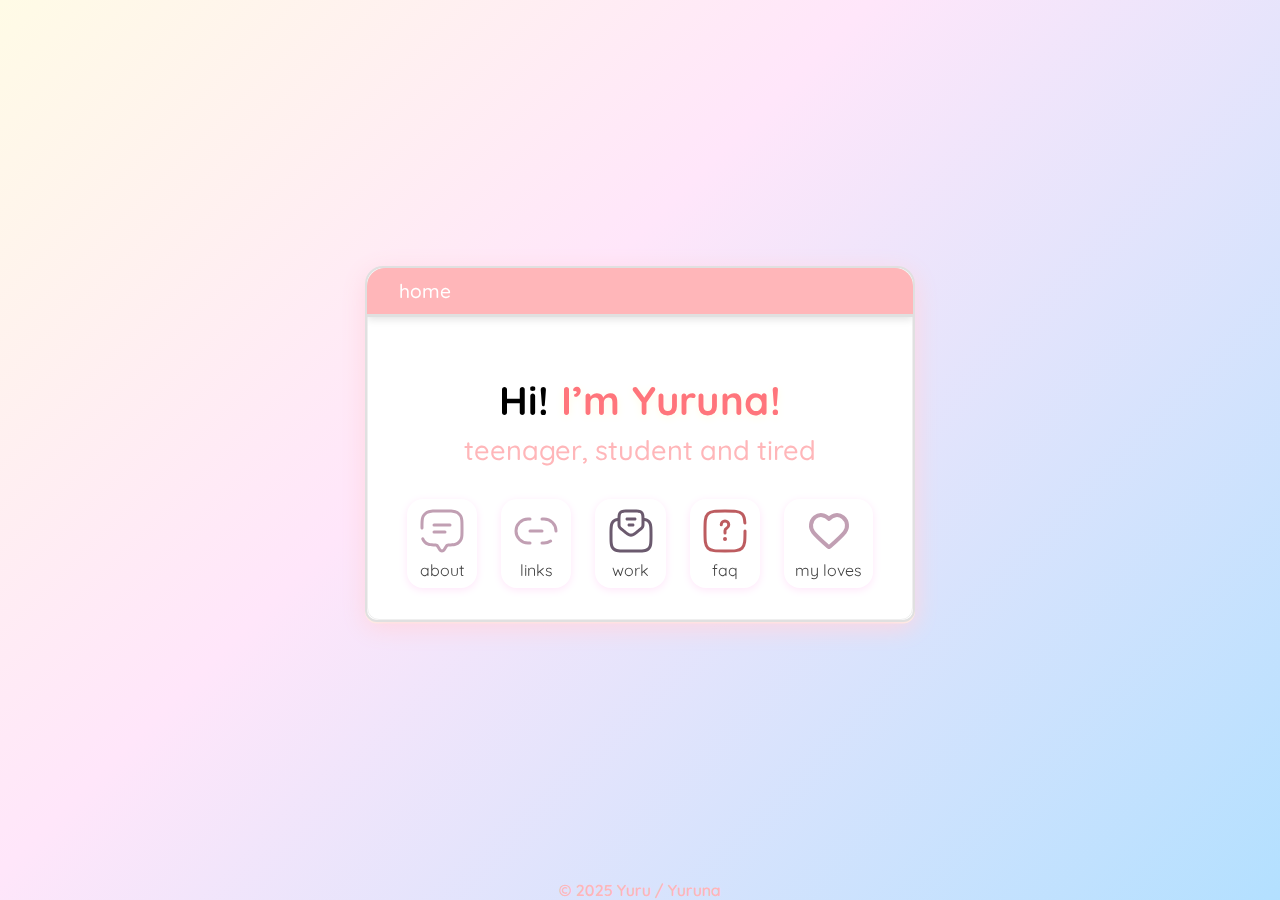
<file: index.html>
<!DOCTYPE html>
<html lang="en">
<head>
    <meta charset="UTF-8">
    <meta name="viewport" content="width=device-width, initial-scale=1.0">
    <title>yuru's desktop!</title>
    <link rel="stylesheet" href="style.css">
    <link rel="icon" href="assets/Paw.png">
    <link href="https://fonts.googleapis.com/css2?family=Quicksand:wght@400;700&display=swap" rel="stylesheet">

    <!-- Open Graph / Discord / Facebook -->
    <meta property="og:type" content="website">
    <meta property="og:url" content="https://kuninaru.com/">
    <meta property="og:title" content="yuru's desktop">
    <meta property="og:description" content="it kinda looks like pee - Yuru 2025">
    <meta property="og:image" content="https://kuninaru.com/assets/embed.png">

    <!-- Twitter -->
    <meta name="twitter:card" content="summary_large_image">
    <meta name="twitter:url" content="https://kuninaru.com/">
    <meta name="twitter:title" content="yuru's desktop!">
    <meta name="twitter:description" content="it kinda looks like pee - Yuru 2025">
    <meta name="twitter:image" content="https://kuninaru.com/assets/embed.png">
</head>
<body>
    <div class="background-decor"></div>
    <header>
        <button id="toggle-theme" title="Toggle light/dark mode">
        </button>
        <button id="toggle-mute" title="Mute/unmute sound">
        </button>
    </header>
    <main>
        <div class="card cute-shadow">
            <nav class="navbar">home</nav>
            <section class="intro">
                <h1>Hi! <span class="highlight">I’m Yuruna!</span></h1>
                <p class="subtitle">teenager, student and tired</p>
                <div class="nav-icons">
                    <a href="#about"><img src="assets/about.svg" alt="about"><span>about</span></a>
                    <a href="#links"><img src="assets/links.svg" alt="links"><span>links</span></a>
                    <a href="#work"><img src="assets/work.svg" alt="work"><span>work</span></a>
                    <a href="#faq"><img src="assets/faq.svg" alt="faq"><span>faq</span></a>
                    <a href="#friends"><img src="assets/friends.svg" alt="friends"><span>my loves</span></a>
                </div>
            </section>
        </div>
    </main>
    <footer>
    </footer>
    
    <div class="footer-socials-below">
    </div>
    <div class="copyright copyright-below">&copy; 2025 Yuru / Yuruna</div>
    </footer>
    <div id="popup" class="popup-modal" style="display:none;">
        <div class="popup-header dark-bar">
            <span id="popup-title">about</span>
            <button id="popup-close" title="Close">[ x ]</button>
        </div>
        <div class="popup-divider"></div>
        <div id="popup-content" class="popup-content">
            <!-- Content will be injected here -->
        </div>
        <div class="popup-resize-handle" id="popup-resize-handle"></div> <!-- Add this line -->
    </div>
    <script src="script.js"></script>
</body>
</html>
</file>
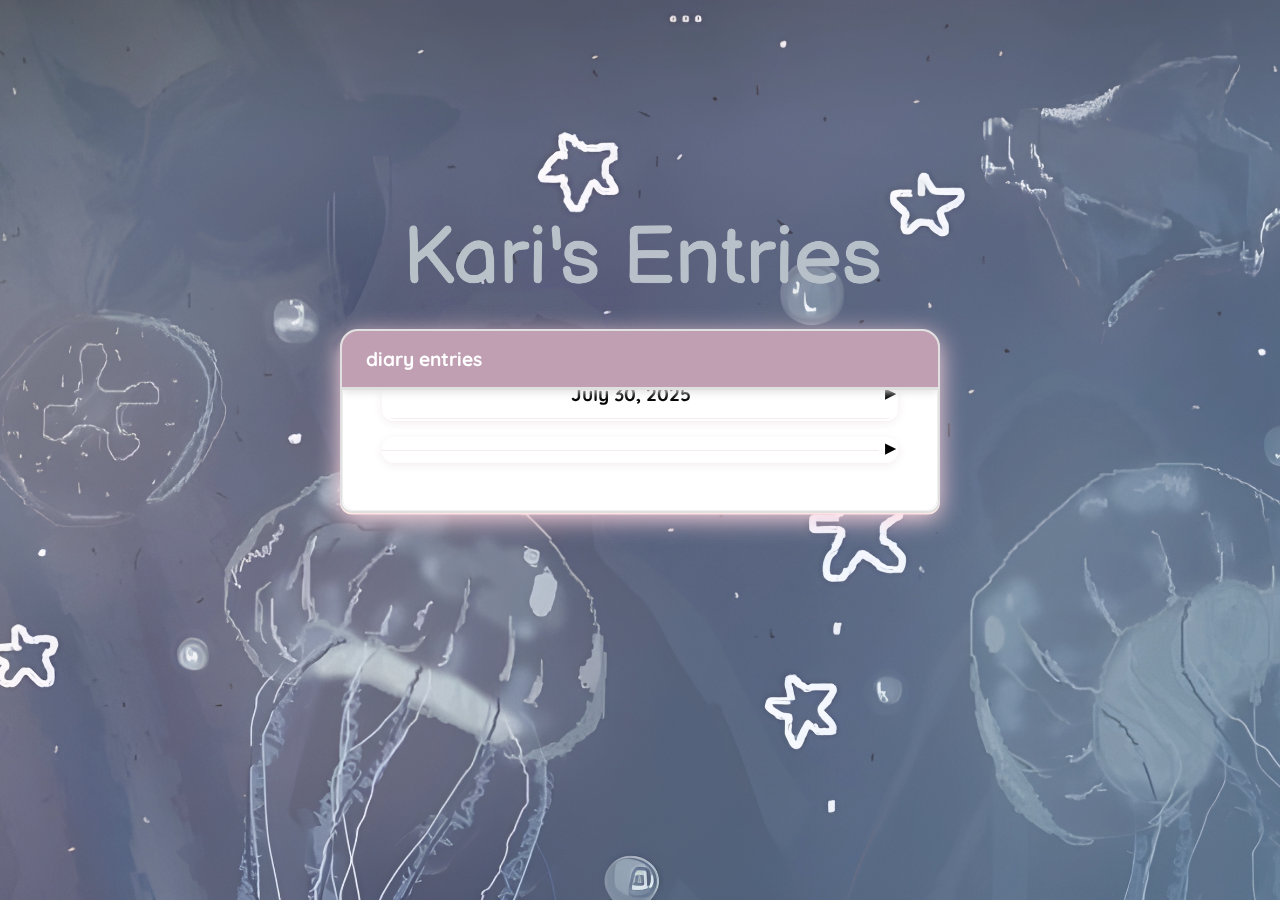
<file: diary/index.html>
<!DOCTYPE html>
<html lang="en">
<head>
    <meta charset="UTF-8">
    <meta name="viewport" content="width=device-width, initial-scale=1.0">
    <title>kari's diary</title>
    <link rel="stylesheet" href="../style.css">
    <link rel="stylesheet" href="./style.css">  <!-- Make sure this points to diary/style.css -->
    <link rel="icon" href="../assets/icon.svg">
    <link href="https://fonts.googleapis.com/css2?family=Quicksand:wght@400;700&display=swap" rel="stylesheet">
</head>
<body>
    <div class="background-decor"></div>
    <main class="diary-container">
        <div class="card cute-shadow">
            <nav class="navbar">diary entries</nav>
            <div class="diary-entries"></div>
        </div>
    </main>
    <script>
        console.log('Page loaded');
         
        // add new diary entries here
        // format: { date: "Month Day, Year", content: "Your diary entry
        const diaryEntries = [
            {
                date: "July 30, 2025",
                content: "Today I worked on my website and added a diary page! I'm excited to share more entries here..."
            },
            {

            }
        ];

        function loadDiaryEntries() {
            const container = document.querySelector('.diary-entries');
            container.innerHTML = ''; // Clear existing entries
            
            const sortedEntries = [...diaryEntries].sort((a, b) => 
                new Date(b.date) - new Date(a.date)
            );

            sortedEntries.forEach((entry, index) => {
                const entryElement = document.createElement('div');
                entryElement.className = 'diary-entry';
                
                const dateDiv = document.createElement('div');
                dateDiv.className = 'diary-date';
                dateDiv.textContent = entry.date;
                
                const contentDiv = document.createElement('div');
                contentDiv.className = 'diary-content';
                contentDiv.textContent = entry.content;
                
                // Add click handler
                dateDiv.addEventListener('click', () => {
                    dateDiv.classList.toggle('active');
                    contentDiv.classList.toggle('show');
                });
                
                entryElement.appendChild(dateDiv);
                entryElement.appendChild(contentDiv);
                container.appendChild(entryElement);
            });
        }

        // Run when page loads
        document.addEventListener('DOMContentLoaded', loadDiaryEntries);
    </script>
    <script src="diary.js"></script>
</body>
</html>
</file>
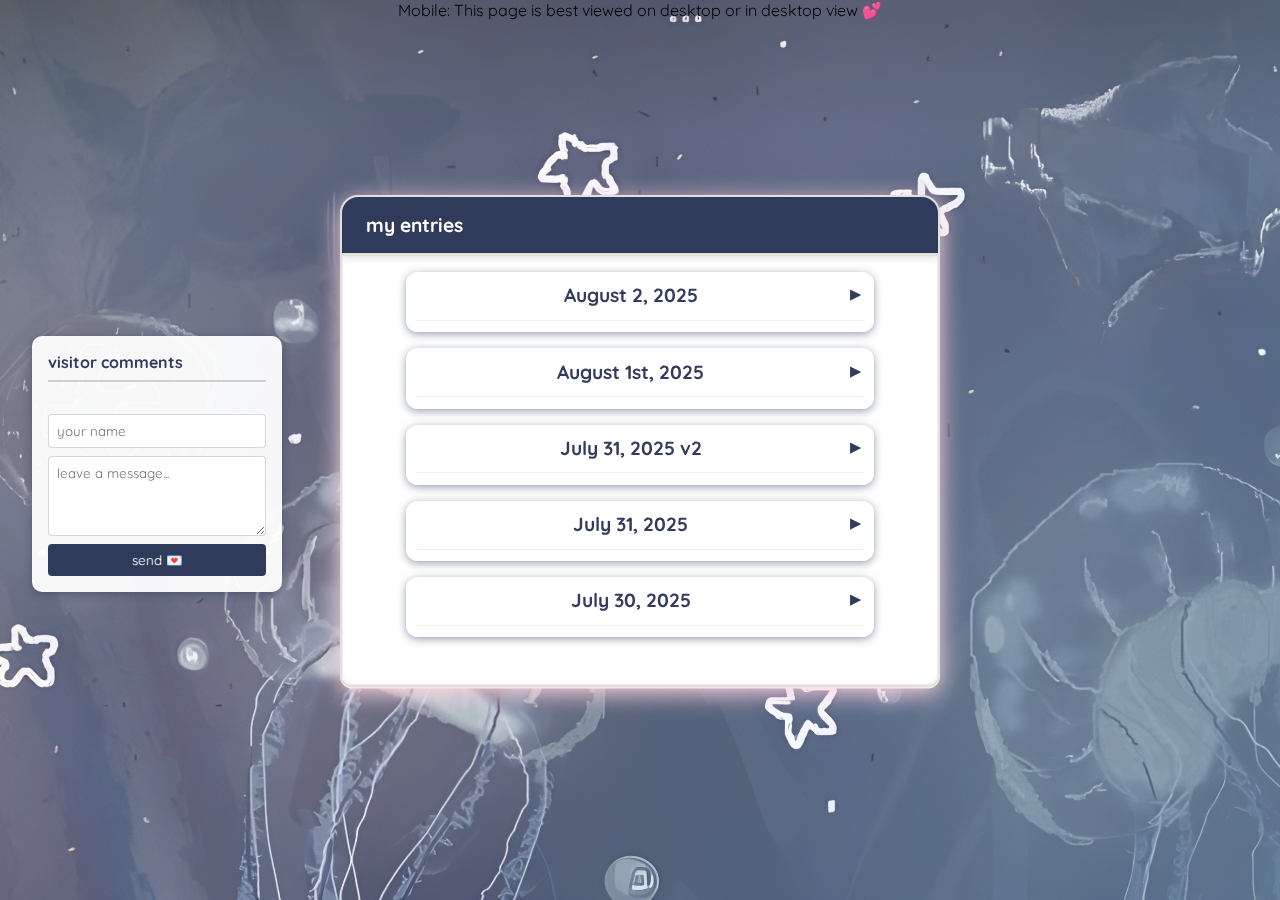
<file: entry/index.html>
<!DOCTYPE html>
<html lang="en">
<head>
    <meta charset="UTF-8">
    <meta name="viewport" content="width=device-width, initial-scale=1.0">
    <title>kari's entries</title>
    <link rel="stylesheet" href="../style.css">
    <link rel="stylesheet" href="./style.css">  <!-- Make sure this points to diary/style.css -->
    <link rel="icon" href="../assets/icon.svg">
    <link href="https://fonts.googleapis.com/css2?family=Quicksand:wght@400;700&display=swap" rel="stylesheet">
</head>
<body>
    <div class="mobile-notice">Mobile: This page is best viewed on desktop or in desktop view 💕</div>
    <div class="background-decor"></div>
    <main class="diary-container">
        <div class="card cute-shadow">
            <nav class="navbar">my entries</nav>
            <div class="diary-entries"></div>
        </div>
        <div class="comments-sidebar">
            <div class="comments-header">visitor comments</div>
            <div class="comments-list"></div>
            <form class="comment-form">
                <input type="text" id="visitorName" placeholder="your name" required>
                <textarea id="commentText" placeholder="leave a message..." required></textarea>
                <button type="submit">send 💌</button>
            </form>
        </div>
    </main>
    <script>
        console.log('Page loaded');
         
        // add new diary entries here
        const diaryEntries = [
            {
                date: "August 2, 2025",
                content: "Today I added a friends page to the main part of the website, I also haven't eaten yet(by the time of writing this) although I have food in the oven right now. Im eating pizza today cause im too lazy to make something else. I also am watching suits and dexter at the moment, I think its two cool series that I definitely recommend."
            },
            {
                date: "August 1st, 2025",
                content: "I write this entry a day later, as I forgot yesterday. I watched a movie with my best friend, we watched A siilent voice, it was a really good movie, and I might have lost a few tears. I also had a nice dinner with me making myself some steaks and potato wedgets."
            },
            {
                date: "July 31, 2025 v2",
                content: "A friend pointed out that I should change the diary to an entry page, as she pointed out that a diary should be private and I might not speak my true feelings here considering people might actually read this."
            },
            {
                date: "July 30, 2025",
                content: "Today I decided to add an diary section to the website. I think its a cool idea to talk here about how im doing and what is going on, its more an blog & diary mix that i'd like to constantly keep updated. I hope you like it! :)"
            },
            {
                date: "July 31, 2025",
                content: "I woke up pretty late today, around 2pm. I slept pretty early around 2am which is pretty early for me. I didn't really eat breakfast besides like an apple but thats usually enough for me. Besides that I've been working on my website and the diary page. I also met many cool and new people on this new discord server I joined and hope to make friends there."
            },
        ];

        // Move comments array outside of function
        const comments = [];

        const ADMIN_CONFIG = {
            passwordHash: "your-hashed-password-here" // Use hashPassword("your-password") to generate this
        };

        function loadDiaryEntries() {
            const container = document.querySelector('.diary-entries');
            container.innerHTML = ''; // Clear existing entries
            
            const sortedEntries = [...diaryEntries].sort((a, b) => 
                new Date(b.date) - new Date(a.date)
            );

            sortedEntries.forEach((entry, index) => {
                const entryElement = document.createElement('div');
                entryElement.className = 'diary-entry';
                
                const dateDiv = document.createElement('div');
                dateDiv.className = 'diary-date';
                dateDiv.textContent = entry.date;
                
                const contentDiv = document.createElement('div');
                contentDiv.className = 'diary-content';
                contentDiv.textContent = entry.content;
                
                // Add click handler
                dateDiv.addEventListener('click', () => {
                    dateDiv.classList.toggle('active');
                    contentDiv.classList.toggle('show');
                });
                
                entryElement.appendChild(dateDiv);
                entryElement.appendChild(contentDiv);
                container.appendChild(entryElement);
            });
        }

        function handleCommentSubmit(event) {
            event.preventDefault();
            
            const nameInput = document.getElementById('visitorName');
            const commentInput = document.getElementById('commentText');
            
            const newComment = {
                name: nameInput.value,
                comment: commentInput.value,
                date: new Date().toLocaleDateString()
            };
            
            comments.unshift(newComment);
            displayComments();
            saveComments(); // Add this to persist comments
            
            // Clear form
            nameInput.value = '';
            commentInput.value = '';
        }

        function displayComments() {
            const commentsContainer = document.querySelector('.comments-list');
            commentsContainer.innerHTML = comments.map((comment, index) => `
                <div class="comment" style="margin-bottom: 1rem; padding: 0.5rem; background: rgba(48, 59, 91, 0.1); border-radius: 4px; position: relative;">
                    <div style="font-weight: bold; color: #303b5b;">${comment.name}</div>
                    <div style="margin-top: 0.25rem;">${comment.comment}</div>
                    <div style="font-size: 0.8rem; color: #666; margin-top: 0.25rem;">${comment.date}</div>
                    <button onclick="attemptDeleteComment(${index})" 
                            style="position: absolute; top: 0.5rem; right: 0.5rem; 
                                   background: none; border: none; color: #303b5b; 
                                   cursor: pointer; font-size: 0.8rem; padding: 0.2rem;">
                        🗑️
                    </button>
                </div>
            `).join('');
        }

        // Add localStorage support
        function saveComments() {
            localStorage.setItem('diaryComments', JSON.stringify(comments));
        }

        function loadComments() {
            const saved = localStorage.getItem('diaryComments');
            if (saved) {
                comments.push(...JSON.parse(saved));
                displayComments();
            }
        }

        function attemptDeleteComment(index) {
            const password = prompt("Enter admin password to delete comment:");
            if (password === "KariIsTheAlpha") { // Change this to your desired password
                comments.splice(index, 1);
                displayComments();
                saveComments();
            } else {
                alert("Incorrect password. Only the admin can delete comments.");
            }
        }

        // For better security, add this function to hash the password
        function hashPassword(password) {
            return btoa(password); // Basic encoding, you might want to use a more secure method
        }

        // Initialize everything when the page loads
        document.addEventListener('DOMContentLoaded', () => {
            loadDiaryEntries();
            loadComments();
            document.querySelector('.comment-form').addEventListener('submit', handleCommentSubmit);
        });
    </script>
</body>
</html>
</file>
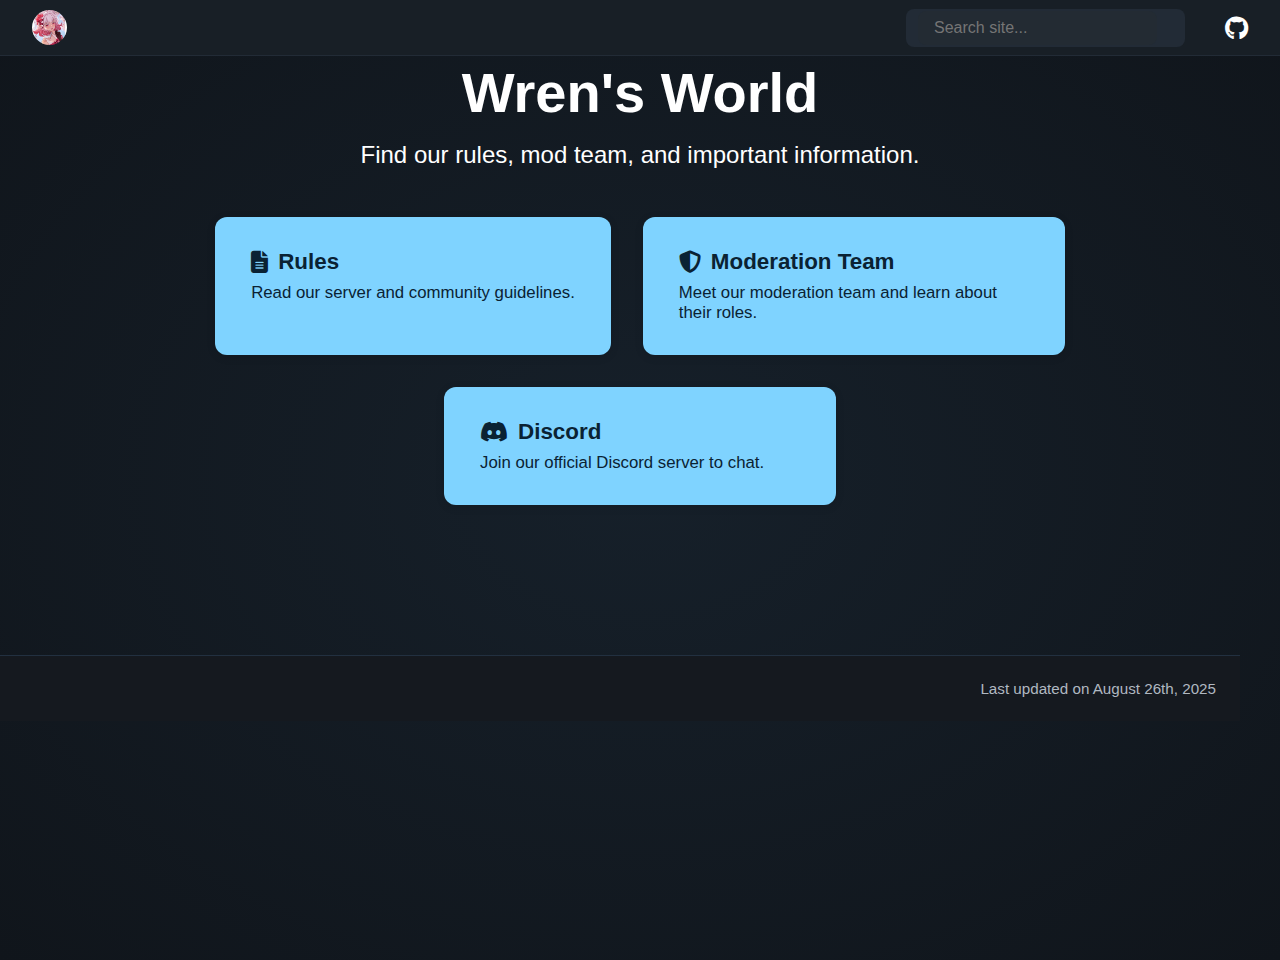
<file: rules/index.html>
<!DOCTYPE html>
<html lang="en">
<head>
    <meta charset="UTF-8">
    <meta name="viewport" content="width=device-width, initial-scale=1.0">
    <title>Index - Wren</title>
    <link rel="icon"type="image/png" href="/rules/img/Paw.png"/>
    <link rel="stylesheet" href="/rules/style.css">
    <link rel="stylesheet" href="https://cdnjs.cloudflare.com/ajax/libs/font-awesome/6.4.2/css/all.min.css">
    <link rel="stylesheet" href="/rules/main.css">
</head>
<body>
    <div class="topbar">
        <div class="topbar-left">
            <a href="/rules/index.html" class="topbar-logo">
                <img src="/rules/img/icon.png" alt="Site Logo" class="topbar-logo-img" />
            </a>
        </div>
        <div class="topbar-center"></div>
        <div class="topbar-right">
            <div class="search-container">
                <input class="search-bar" type="text" placeholder="Search site..." disabled>
            </div>
            <div class="GitHub">
                <a href="https://github.com/xkaeri" class="github-link" target="_blank" title="GitHub">
                    <i class="fab fa-github"></i>
                </a>
            </div>
        </div>
    </div>
    <div class="main-title">Wren's World</div>
    <div class="main-subtitle">
        Find our rules, mod team, and important information.
    </div>
    <div class="card-grid">
        <a href="/rules/rules.html" class="card">
            <div class="card-title"><i class="fa fa-file-alt"></i> Rules</div>
            <div class="card-desc">Read our server and community guidelines.</div>
        </a>
        <a href="/rules/mods.html" class="card">
            <div class="card-title"><i class="fa fa-shield-alt"></i> Moderation Team</div>
            <div class="card-desc">Meet our moderation team and learn about their roles.</div>
        </a>
        <a href="https://discord.gg/WrensWorldVT" class="card" target="_blank">
            <div class="card-title"><i class="fab fa-discord"></i> Discord</div>
            <div class="card-desc">Join our official Discord server to chat.</div>
        </a>
    </div>
    <div class="footer">
        Last updated on August 26th, 2025
    </div>

    <script src="/rules/script.js"></script>
</body>
</html>
</file>
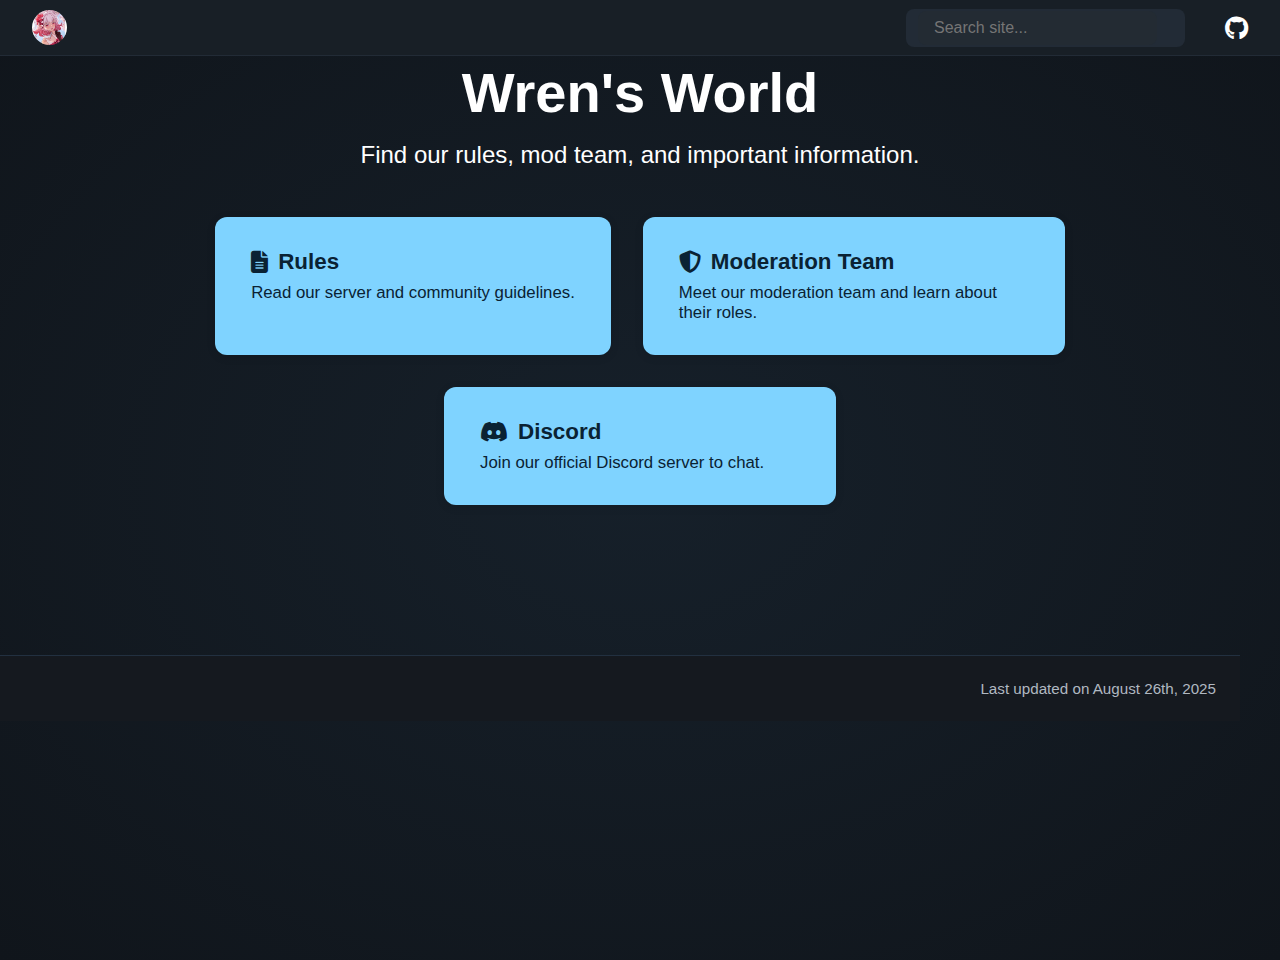
<file: wrensworld/index.html>
<!DOCTYPE html>
<html lang="en">
<head>
    <meta charset="UTF-8">
    <meta name="viewport" content="width=device-width, initial-scale=1.0">
    <title>Index - Wren</title>
    <link rel="icon"type="image/png" href="/wrensworld/img/Paw.png"/>
    <link rel="stylesheet" href="/wrensworld/style.css">
    <link rel="stylesheet" href="https://cdnjs.cloudflare.com/ajax/libs/font-awesome/6.4.2/css/all.min.css">
    <link rel="stylesheet" href="/wrensworld/main.css">
</head>
<body>
    <div class="topbar">
        <div class="topbar-left">
            <a href="/wrensworld/index.html" class="topbar-logo">
                <img src="/wrensworld/img/icon.png" alt="Site Logo" class="topbar-logo-img" />
            </a>
        </div>
        <div class="topbar-center"></div>
        <div class="topbar-right">
            <div class="search-container">
                <input class="search-bar" type="text" placeholder="Search site..." disabled>
            </div>
            <div class="GitHub">
                <a href="https://github.com/xkaeri" class="github-link" target="_blank" title="GitHub">
                    <i class="fab fa-github"></i>
                </a>
            </div>
        </div>
    </div>
    <div class="main-title">Wren's World</div>
    <div class="main-subtitle">
        Find our rules, mod team, and important information.
    </div>
    <div class="card-grid">
        <a href="/wrensworld/rules.html" class="card">
            <div class="card-title"><i class="fa fa-file-alt"></i> Rules</div>
            <div class="card-desc">Read our server and community guidelines.</div>
        </a>
        <a href="/wrensworld/mods.html" class="card">
            <div class="card-title"><i class="fa fa-shield-alt"></i> Moderation Team</div>
            <div class="card-desc">Meet our moderation team and learn about their roles.</div>
        </a>
        <a href="https://discord.gg/WrensWorldVT" class="card" target="_blank">
            <div class="card-title"><i class="fab fa-discord"></i> Discord</div>
            <div class="card-desc">Join our official Discord server to chat.</div>
        </a>
    </div>
    <div class="footer">
        Last updated on August 26th, 2025
    </div>

    <script src="/wrensworld/script.js"></script>
</body>
</html>
</file>
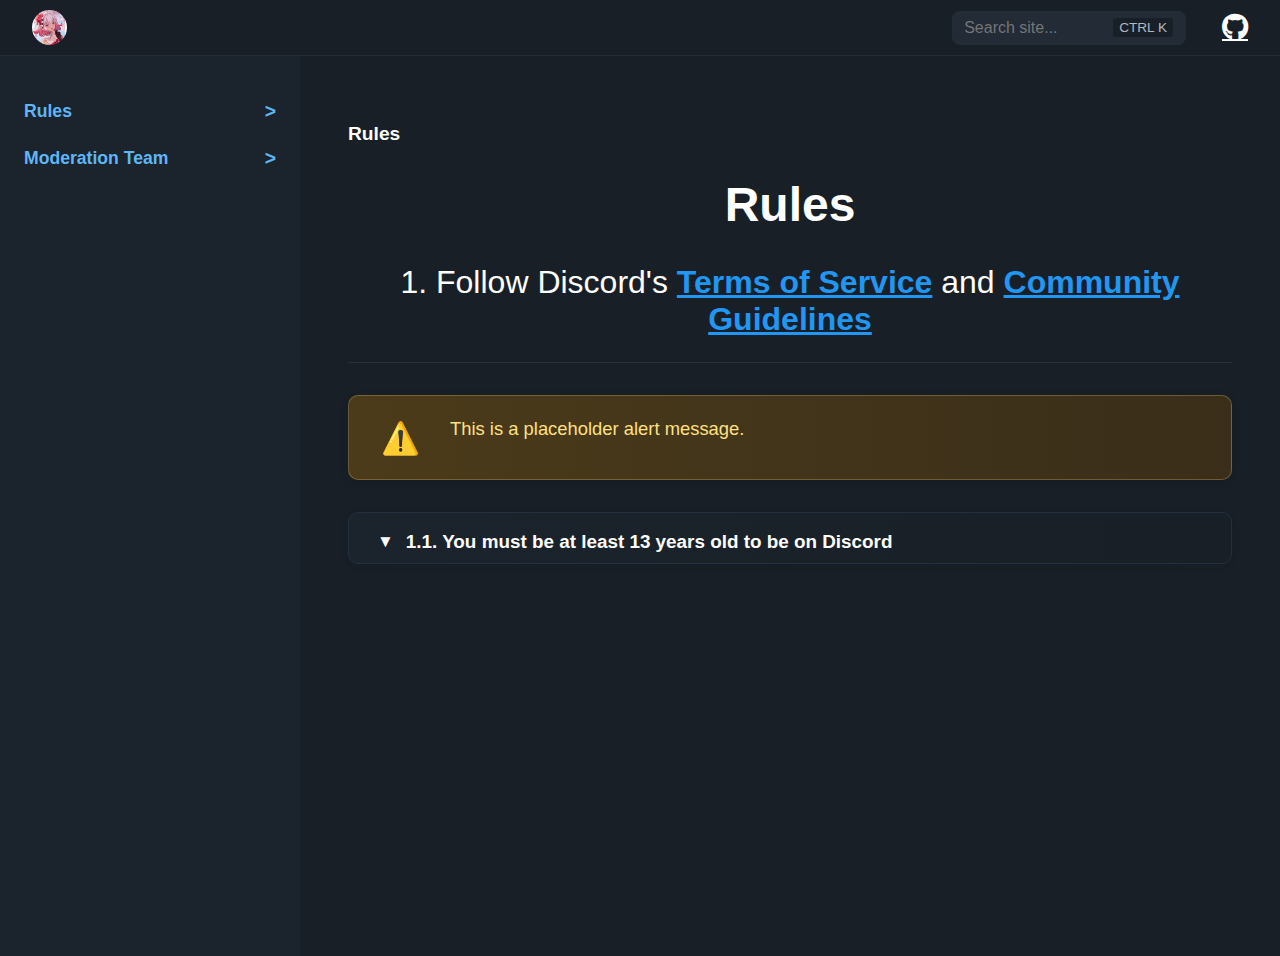
<file: rules/rules.html>
<!DOCTYPE html>
<html lang="en">
<head>
    <meta charset="UTF-8">
    <meta name="viewport" content="width=device-width, initial-scale=1.0">
    <title>Rules</title>
    <link rel="icon"type="image/png" href="/rules/img/Paw.png"/>
    <link rel="stylesheet" href="/rules/style.css">
    <!-- Add Font Awesome for GitHub icon -->
    <link rel="stylesheet" href="https://cdnjs.cloudflare.com/ajax/libs/font-awesome/6.4.2/css/all.min.css">
</head>
<body>
    <!-- Top Bar -->
    <div class="topbar">
        <div class="topbar-left">
            <a href="index.html" class="topbar-logo">
                <img src="/rules/img/icon.png" alt="Site Logo" class="topbar-logo-img" />
            </a>
        </div>
        <div class="topbar-center"></div>
        <div class="topbar-right">
            <div class="search-container">
                <input type="text" class="search-input" placeholder="Search site..." />
                <span class="search-shortcut">CTRL K</span>
            </div>
            <a href="https://github.com/xkaeri" class="github-link" target="_blank" title="My github profile">
                <i class="fab fa-github"></i>
            </a>
        </div>
    </div>
    <div class="container">
        <div class="sidebar">
                <ul>
                    <a href="/rules/rules.html" class="sidebar-link">Rules <span class="arrow">></span></a>
                    <a href="/rules/mods.html" class="sidebar-link">Moderation Team <span class="arrow">></span></a>
                </ul>
        </div>
        <div class="main-content">
            <div class="rules-header">
                <p>Rules</p>
            </div>
            <div class="rules">
                <div class="rules-content">
                    <div class="rules-title">
                        <h1>Rules</h1>
                    </div>
                    <div class="rules-text">
                        <p class="rule">
                            1. Follow Discord's 
                            <a href="https://discord.com/terms" class="rule-link" target="_blank">Terms of Service</a> 
                            and 
                            <a href="https://discord.com/guidelines" class="rule-link" target="_blank">Community Guidelines</a>
                        </p>
                    </div>
                    <hr class="custom-hr">
                    <div class="rules-alert">
                        <span class="alert-icon">⚠️</span>
                        This is a placeholder alert message.
                    </div>
                    <div id="rules-list"></div> <!-- Add this container -->
                </div>
            </div>
        </div>
    </div>
    <!-- Link your script.js just before the closing body tag -->
    <script src="/rules/script.js"></script>
</body>
</html>
</file>
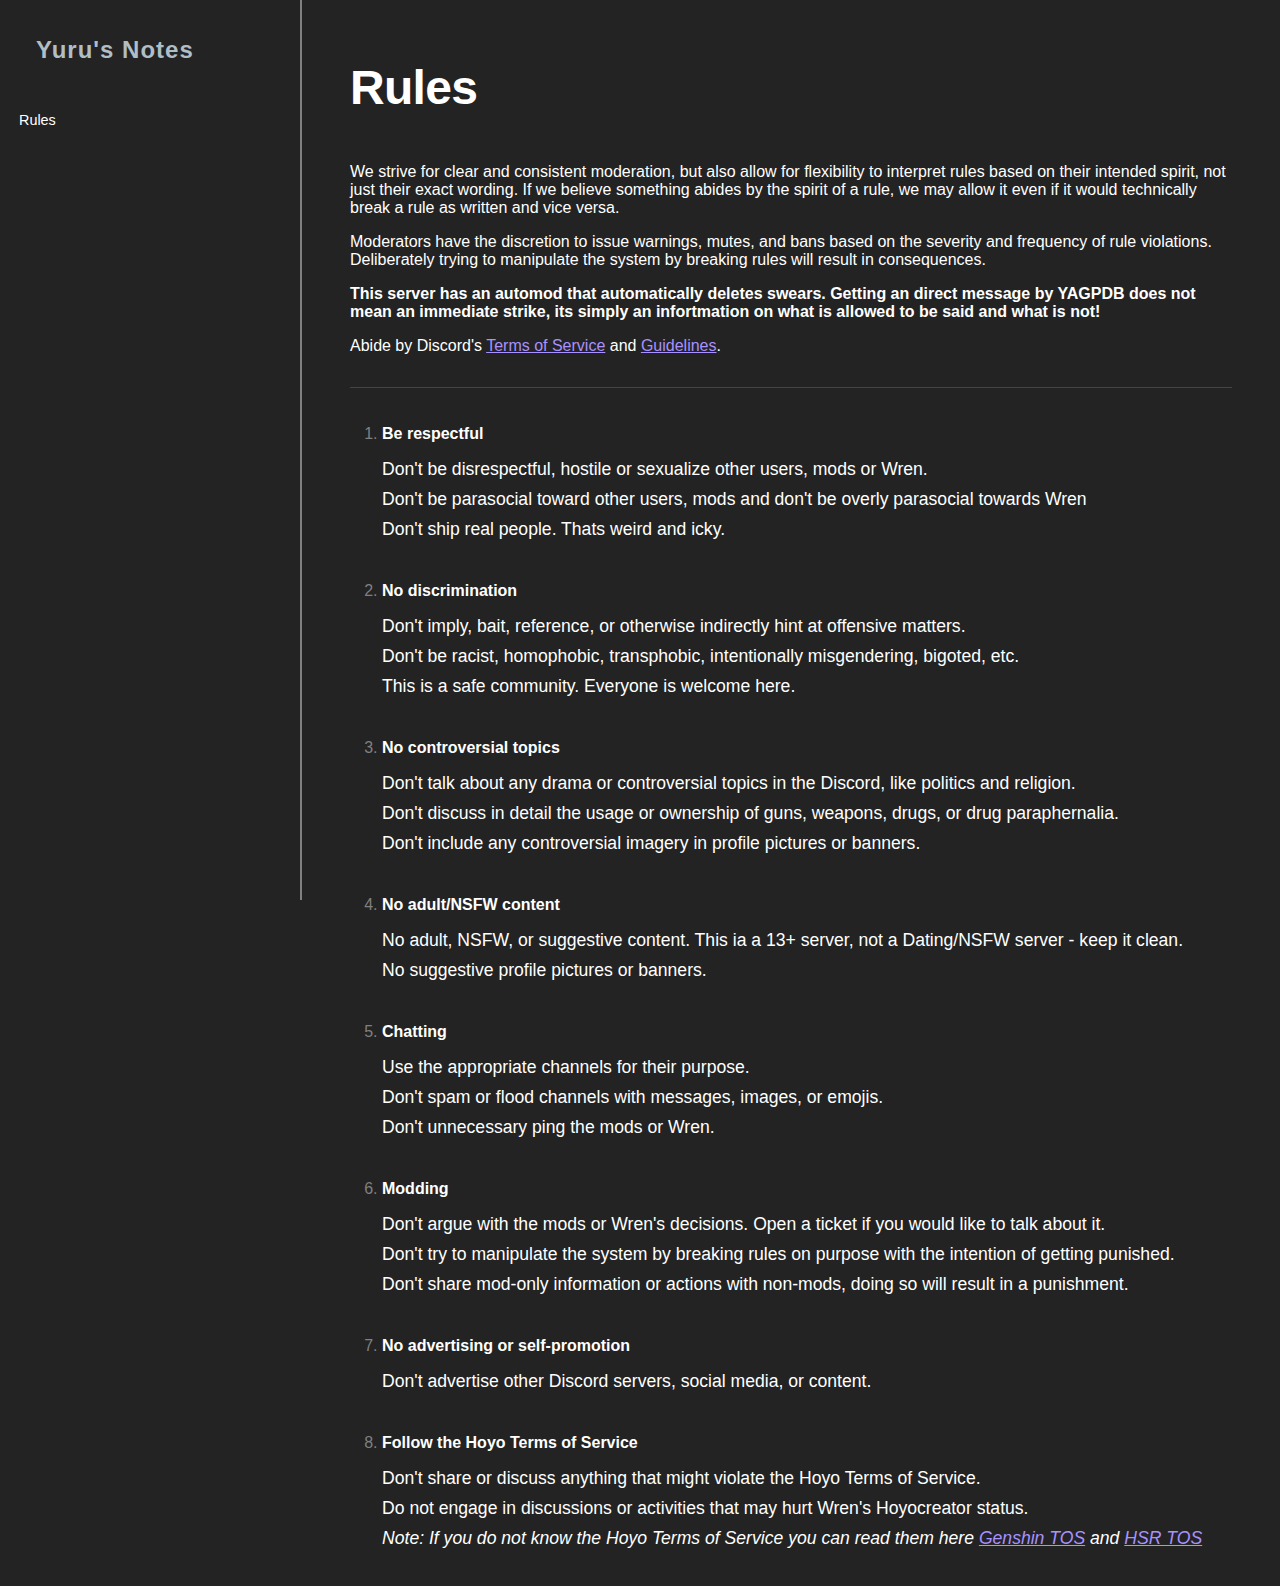
<file: wrensworld/rules.html>
<!DOCTYPE html>
<html lang="en">
<head>
    <meta charset="UTF-8">
    <meta name="viewport" content="width=device-width, initial-scale=1.0">
    <title>Rules - Yuru's Notes</title>
    <link rel="icon"type="image/png" href="/wrensworld/img/Paw.png"/>
    <link rel="stylesheet" href="/wrensworld/style.css">
    <!-- Add Font Awesome for GitHub icon -->
    <link rel="stylesheet" href="https://cdnjs.cloudflare.com/ajax/libs/font-awesome/6.4.2/css/all.min.css">
</head>
<body>
    <div class="container">
        <div class="sidebar">
            <div class="sidebar-title">Yuru's Notes</div>
            <ul>
                <a href="/wrensworld/rules.html" class="sidebar-link">Rules<span class="arrow"></span></a>
            </ul>
        </div>
        <div class="main-content">
            <div class="rules-title">
                <h1>Rules</h1>
            </div>
            <div class="rules-intro">
                <p>
                    We strive for clear and consistent moderation, but also allow for flexibility to interpret rules based on their intended spirit, not just their exact wording. If we believe something abides by the spirit of a rule, we may allow it even if it would technically break a rule as written and vice versa.
                </p>
                <p>
                    Moderators have the discretion to issue warnings, mutes, and bans based on the severity and frequency of rule violations. Deliberately trying to manipulate the system by breaking rules will result in consequences.
                </p>
                <p>
                    <b>This server has an automod that automatically deletes swears. Getting an direct message by YAGPDB does not mean an immediate strike, its simply an infortmation on what is allowed to be said and what is not!</b>
                </p>
                <p>
                    Abide by Discord's
                    <a href="https://discord.com/terms" target="_blank">Terms of Service</a>
                    and
                    <a href="https://discord.com/guidelines" target="_blank">Guidelines</a>.
                </p>
                <hr>
            </div>
            <ol class="rules-list">
                <li>
                    <strong>Be respectful</strong>
                    <div>
                        Don't be disrespectful, hostile or sexualize other users, mods or Wren.<br>
                        Don't be parasocial toward other users, mods and don't be overly parasocial towards Wren<br>
                        Don't ship real people. Thats weird and icky.
                    </div>
                </li>
                <li>
                    <strong>No discrimination</strong>
                    <div>
                        Don't imply, bait, reference, or otherwise indirectly hint at offensive matters.<br>
                        Don't be racist, homophobic, transphobic, intentionally misgendering, bigoted, etc.<br>
                        This is a safe community. Everyone is welcome here.
                    </div>
                </li>
                <li>
                    <strong>No controversial topics</strong>
                    <div>
                        Don't talk about any drama or controversial topics in the Discord, like politics and religion.<br>
                        Don't discuss in detail the usage or ownership of guns, weapons, drugs, or drug paraphernalia.<br>
                        Don't include any controversial imagery in profile pictures or banners.
                    </div>
                </li>
                <li>
                    <strong>No adult/NSFW content</strong>
                    <div>
                        No adult, NSFW, or suggestive content. This ia a 13+ server, not a Dating/NSFW server - keep it clean.<br>
                        No suggestive profile pictures or banners.<br>
                    </div>
                </li>
                <li>
                    <strong>Chatting</strong>
                    <div>
                        Use the appropriate channels for their purpose.<br>
                        Don't spam or flood channels with messages, images, or emojis.<br>
                        Don't unnecessary ping the mods or Wren.<br>
                    </div>
                </li>
                <li>
                    <strong>Modding</strong>
                    <div>
                        Don't argue with the mods or Wren's decisions. Open a ticket if you would like to talk about it.<br>
                        Don't try to manipulate the system by breaking rules on purpose with the intention of getting punished.<br>
                        Don't share mod-only information or actions with non-mods, doing so will result in a punishment.
                    </div>
                </li>
                <li>
                    <strong>No advertising or self-promotion</strong>
                    <div>
                        Don't advertise other Discord servers, social media, or content.<br>
                    </div>
                </li>
                <li>
                    <strong>Follow the Hoyo Terms of Service</strong>
                    <div>
                        Don't share or discuss anything that might violate the Hoyo Terms of Service.<br>
                        Do not engage in discussions or activities that may hurt Wren's Hoyocreator status.<br>
                    <i>Note: If you do not know the Hoyo Terms of Service you can read them here <a href="https://genshin.hoyoverse.com/en/company/terms" target="_blank">Genshin TOS</a> and <a href="https://hsr.hoyoverse.com/en-us/company/terms= target=_blank">HSR TOS</a></i>
                    </div>
                </li>
            </ol>
        </div>
    </div>
    <script src="/wrensworld/script.js"></script>
</body>
</html>
</file>
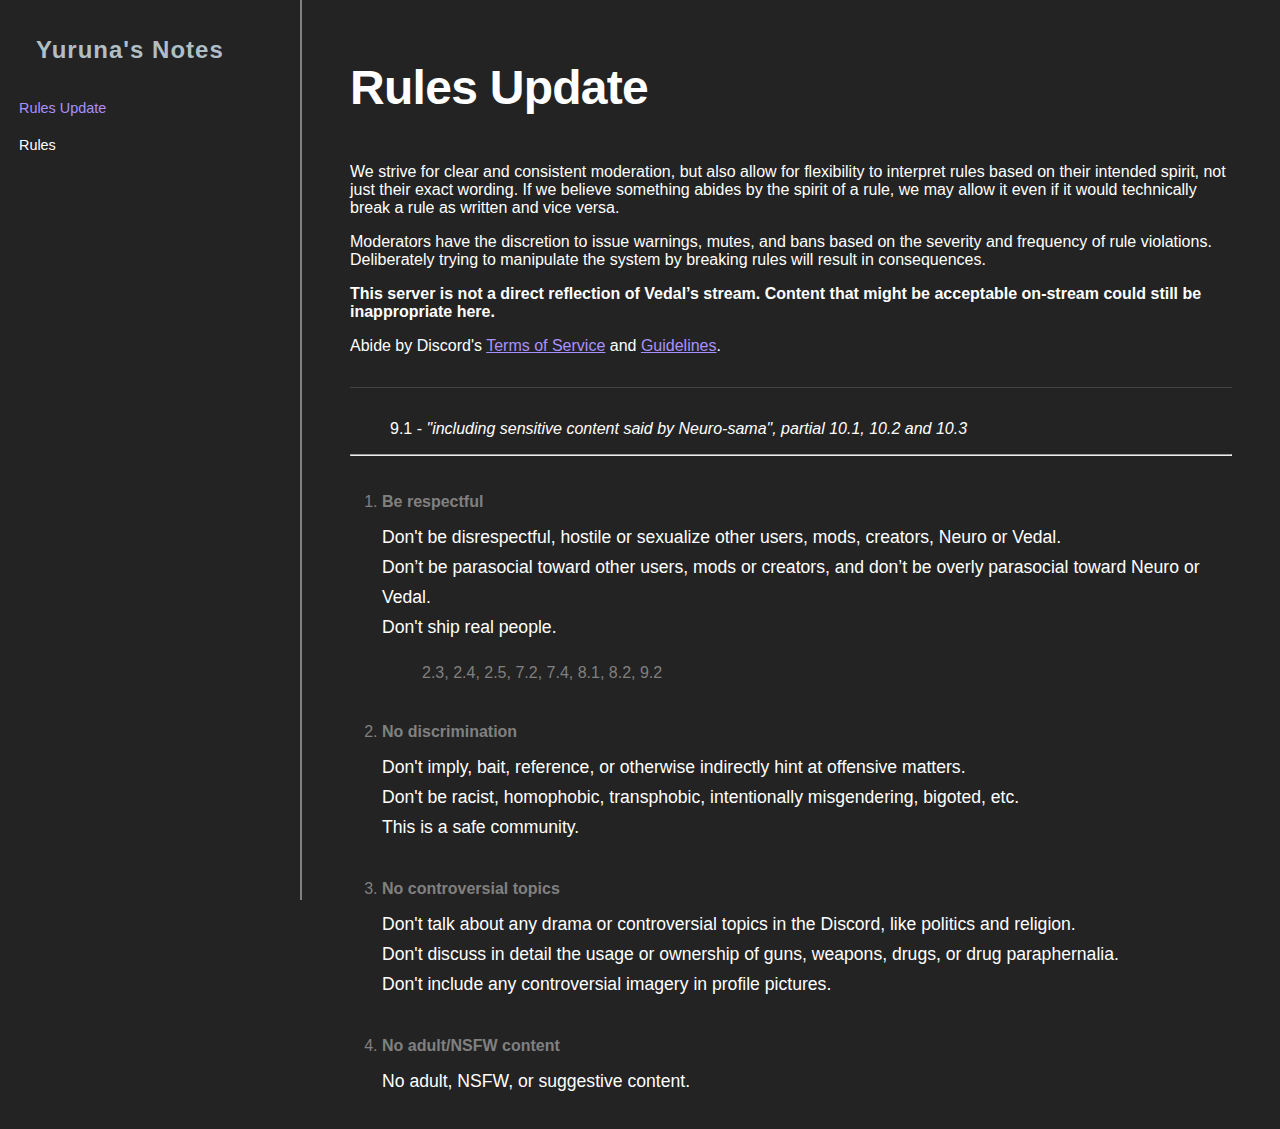
<file: wrensworld/rulesupdate.html>
<!DOCTYPE html>
<html lang="en">
<head>
    <meta charset="UTF-8">
    <meta name="viewport" content="width=device-width, initial-scale=1.0">
    <title>Rules Update - Yuruna's Notes</title>
    <link rel="icon" type="image/png" href="/wrensworld/img/Paw.png"/>
    <link rel="stylesheet" href="/wrensworld/style.css">
</head>
<body>
    <div class="container">
        <div class="sidebar">
            <div class="sidebar-title">Yuruna's Notes</div>
            <ul>
                <a href="/wrensworld/rulesupdate.html" class="sidebar-link" style="color:#a991ff;font-weight:500;">Rules Update</a>
                <a href="/wrensworld/rules.html" class="sidebar-link">Rules</a>
            </ul>
        </div>
        <div class="main-content">
            <div class="rules-title">
                <h1>Rules Update</h1>
            </div>
            <div class="rules-intro">
                <p>
                    We strive for clear and consistent moderation, but also allow for flexibility to interpret rules based on their intended spirit, not just their exact wording. If we believe something abides by the spirit of a rule, we may allow it even if it would technically break a rule as written and vice versa.
                </p>
                <p>
                    Moderators have the discretion to issue warnings, mutes, and bans based on the severity and frequency of rule violations. Deliberately trying to manipulate the system by breaking rules will result in consequences.
                </p>
                <p>
                    <b>This server is not a direct reflection of Vedal’s stream. Content that might be acceptable on-stream could still be inappropriate here.</b>
                </p>
                <p>
                    Abide by Discord's
                    <a href="https://discord.com/terms" target="_blank">Terms of Service</a>
                    and
                    <a href="https://discord.com/guidelines" target="_blank">Guidelines</a>.
                </p>
                <hr>
            </div>
            <div class="rules-update-section">
                <blockquote class="update-note">
                    <span class="update-number">9.1</span> - <i>"including sensitive content said by Neuro-sama", partial 10.1, 10.2 and 10.3</i>
                </blockquote>
                <hr>
                <ol class="rules-list">
                    <li>
                        <b>Be respectful</b>
                        <div>
                            Don't be disrespectful, hostile or sexualize other users, mods, creators, Neuro or Vedal.<br>
                            Don’t be parasocial toward other users, mods or creators, and don’t be overly parasocial toward Neuro or Vedal.<br>
                            Don't ship real people.
                        </div>
                        <blockquote class="update-note">
                            <span class="update-number">2.3, 2.4, 2.5, 7.2, 7.4, 8.1, 8.2, 9.2</span>
                        </blockquote>
                    </li>
                    <li>
                        <b>No discrimination</b>
                        <div>
                            Don't imply, bait, reference, or otherwise indirectly hint at offensive matters.<br>
                            Don't be racist, homophobic, transphobic, intentionally misgendering, bigoted, etc.<br>
                            This is a safe community.
                        </div>
                    </li>
                    <li>
                        <b>No controversial topics</b>
                        <div>
                            Don't talk about any drama or controversial topics in the Discord, like politics and religion.<br>
                            Don't discuss in detail the usage or ownership of guns, weapons, drugs, or drug paraphernalia.<br>
                            Don't include any controversial imagery in profile pictures.
                        </div>
                    </li>
                    <li>
                        <b>No adult/NSFW content</b>
                        <div>
                            No adult, NSFW, or suggestive content.
                        </div>
                    </li>
                </ol>
            </div>
        </div>
    </div>
</body>
</html>
</file>
<file: diary/style.css>
.diary-container {
    padding: 2rem;
    width: 100%;
    max-width: 800px;
    margin: 0 auto;
    max-height: 90vh; /* 90% of viewport height */
    overflow-y: auto; /* Enable vertical scrolling */
}

/* Add custom scrollbar styling */
.diary-container::-webkit-scrollbar {
    width: 8px;
}

.diary-container::-webkit-scrollbar-track {
    background: rgba(255, 255, 255, 0.1);
    border-radius: 4px;
}

.diary-container::-webkit-scrollbar-thumb {
    background: #C19FB3;
    border-radius: 4px;
}

.diary-entries {
    padding: 0rem;
    padding-bottom: 0; /* Remove bottom padding */
}

.diary-entry {
    background: rgba(255, 255, 255, 0.95);
    border-radius: 12px;
    margin-bottom: 1rem; /* Reduce from 2rem to 1rem */
    box-shadow: 0 2px 8px rgba(193, 159, 179, 0.2);
    overflow: hidden;
    font-size: 1.1rem;
    padding: 0rem;
    border-bottom: 2px solid rgba(255, 255, 255, 0.1);
}

.diary-entry:hover {
    background: rgba(255, 255, 255, 0.05);
    border-radius: 8px;
}

.diary-date {
    font-weight: bold;
    font-size: 1.2rem;
    margin-bottom: 0.8rem;
    color: black;
    cursor: pointer;
    transition: background-color 0.2s;
    user-select: none;
}

.diary-date:hover {
    background-color: rgba(193, 159, 179, 0.1);
}

.diary-date::after {
    content: '▼';
    float: right;
    transform: rotate(-90deg);
    transition: transform 0.3s;
}

.diary-date.active::after {
    transform: rotate(0);
}

.diary-content {
    color: #000;  /* Changed from #444 to #000 for black text */
    line-height: 1.6;
    font-size: 1.05em;
    white-space: pre-wrap;
    padding: 0 1.5rem;
    max-height: 0;
    overflow: hidden;
    transition: all 0.3s ease-out;
    border-top: 1px solid rgba(193, 159, 179, 0.2);
}

.diary-content.show {
    padding: 1.5rem;
    max-height: 1000px;
}

.navbar {
    background: #C19FB3;
    color: white;
    padding: 1rem 1.5rem;
    border-radius: 12px 12px 0 0;
    font-weight: bold;
}

.background-decor {
    position: fixed;
    top: 0;
    left: 0;
    width: 100%;
    height: 100%;
    z-index: -1;
    background-image: url('../assets/diary.png');  /* Update this path to your new background */
    background-size: cover;
    background-position: center;
    background-repeat: no-repeat;
    opacity: 0.8;  /* You can adjust this value to make the background more/less visible */
}

/* Mobile responsive styles */
@media screen and (max-width: 768px) {
    body {
        margin: 0;
        min-height: 100vh;
        min-height: -webkit-fill-available; /* For iOS Safari */
    }
    
    html {
        height: -webkit-fill-available; /* For iOS Safari */
    }

    .diary-container {
        padding: 0;
        width: 100%;
        height: 100vh; /* Fallback */
        height: -webkit-fill-available;
        display: flex;
        flex-direction: column;
    }

    .card {
        margin: 0;
        border-radius: 0;
        background: rgba(255, 255, 255, 0.9);
        flex: 1;
        display: flex;
        flex-direction: column;
        height: 100%;
    }

    .diary-entries {
        flex: 1;
        overflow-y: auto;
        padding: 1rem;
        padding-bottom: 1rem; /* Reduce bottom padding on mobile */
        -webkit-overflow-scrolling: touch;
    }

    .diary-entry {
        width: calc(100% - 1.6rem); /* Account for padding */
        margin-bottom: 1rem;
        padding: 0.8rem;
        background: rgba(255, 255, 255, 0.95);
    }

    .diary-date {
        font-size: 1.1rem;
        padding: 0.5rem;
        color: #000;  /* Change text color to black */
        background: rgba(193, 159, 179, 0.2);  /* Light background for dates */
        border-radius: 4px;
    }

    .diary-content {
        font-size: 1rem;
        padding: 0 1rem;
        color: #000;  /* Ensure text is black */
    }

    .diary-content.show {
        padding: 1rem;
        background: #fff;  /* White background for content */
    }

    .navbar {
        position: sticky;
        top: 0;
        z-index: 1;
        padding: max(0.8rem, env(safe-area-inset-top));
        background: rgba(193, 159, 179, 0.95);
    }

    .background-decor {
        opacity: 0.6;  /* Reduce background opacity on mobile */
    }

    .mobile-notice {
        display: block;
        position: fixed;
        top: 15px;
        left: 50%;
        transform: translateX(-50%);
        background: rgba(193, 159, 179, 0.95);
        color: white;
        padding: 10px 20px;
        text-align: center;
        font-size: 0.9rem;
        z-index: 1000;
        backdrop-filter: blur(5px);
        border-radius: 25px;
        box-shadow: 0 4px 15px rgba(0, 0, 0, 0.15);
        max-width: 85%;
        width: auto;
        border: 2px solid rgba(255, 255, 255, 0.3);
        animation: floatIn 0.3s ease-out;
    }

    @keyframes floatIn {
        from {
            transform: translateX(-50%) translateY(-20px);
            opacity: 0;
        }
        to {
            transform: translateX(-50%) translateY(0);
            opacity: 1;
        }
    }

    /* Adjust container padding to account for floating notice */
    .diary-container {
        padding-top: 70px;
    }
}
</file>
<file: entry/style.css>
.diary-container {
    padding: 2rem;
    width: 100%;
    max-width: 800px;
    margin: 0 auto;
    max-height: 90vh; /* 90% of viewport height */
    overflow-y: auto; /* Enable vertical scrolling */
    display: flex;
    gap: 2rem;
}

/* Add custom scrollbar styling */
.diary-container::-webkit-scrollbar {
    width: 8px;
}

.diary-container::-webkit-scrollbar-track {
    background: rgba(255, 255, 255, 0.1);
    border-radius: 4px;
}

.diary-container::-webkit-scrollbar-thumb {
    background: #C19FB3;
    border-radius: 4px;
}

.diary-entries {
    padding: 1.5rem;
    padding-bottom: 0; /* Remove bottom padding */
}

.diary-entry {
    background: rgba(255, 255, 255, 0.95);
    border-radius: 12px;
    margin-bottom: 1rem; /* Reduce from 2rem to 1rem */
    box-shadow: 0 2px 8px rgba(48, 59, 91, 0.5);  /* Increased opacity to 0.5 for stronger glow */
    overflow: hidden;
    font-size: 1.1rem;
    padding: 0.7rem;
    border-bottom: 0px solid rgba(48, 59, 91, 0.5);
}

.diary-entry:hover {
    background: #cdd6dd; 
    border-radius: 8px;
}

.diary-date {
    font-weight: bold;
    font-size: 1.2rem;
    margin-bottom: 0.8rem;
    color: #343c5c;
    cursor: pointer;
    transition: background-color 0.2s;
    user-select: none;
}

.diary-date:hover {
    background-color: rgba(193, 159, 179, 0.1);
}

.diary-date::after {
    content: '▼';
    float: right;
    transform: rotate(-90deg);
    transition: transform 0.3s;
}

.diary-date.active::after {
    transform: rotate(0);
}

.diary-content {
    color: #000;  /* Changed from #444 to #000 for black text */
    line-height: 1.6;
    font-size: 1.05em;
    white-space: pre-wrap;
    padding: 0 1.5rem;
    max-height: 0;
    overflow: hidden;
    transition: all 0.3s ease-out;
    border-top: 1px solid rgba(193, 159, 179, 0.2);
}

.diary-content.show {
    padding: 1.5rem;
    max-height: 1000px;
}

.navbar {
    background: #303b5b;
    color: white;
    padding: 1rem 1.5rem;
    border-radius: 12px 12px 0 0;
    font-weight: bold;
}

.background-decor {
    position: fixed;
    top: 0;
    left: 0;
    width: 100%;
    height: 100%;
    z-index: -1;
    background-image: url('../assets/backgrounds/entry.png');  /* Update this path to your new background */
    background-size: cover;
    background-position: center;
    background-repeat: no-repeat;
    opacity: 0.8;  /* You can adjust this value to make the background more/less visible */
}

.comments-sidebar {
  position: fixed;
  top: 21rem;
  left: 2rem;
  width: 200px;
  min-width: 250px;
  background: rgba(255, 255, 255, 0.95);
  border-radius: 10px;
  padding: 1em;
  height: fit-content;
  box-shadow: 0 2px 8px rgba(48, 59, 91, 0.5);
  z-index: 10; /* Make sure it sits above background elements */
}

.comments-header {
    font-weight: bold;
    color: #303b5b;
    margin-bottom: 1rem;
    padding-bottom: 0.5rem;
    border-bottom: 2px solid rgba(48, 59, 91, 0.2);
}

.comment-form {
    display: flex;
    flex-direction: column;
    gap: 0.5rem;
}

.comment-form input,
.comment-form textarea {
    padding: 0.5rem;
    border: 1px solid rgba(48, 59, 91, 0.2);
    border-radius: 4px;
    font-family: 'Quicksand', sans-serif;
}

.comment-form textarea {
    height: 80px;
    resize: vertical;
}

.comment-form button {
    background: #303b5b;
    color: white;
    border: none;
    padding: 0.5rem;
    border-radius: 4px;
    cursor: pointer;
    font-family: 'Quicksand', sans-serif;
}

.comment-form button:hover {
    background: #404c6b;
}

.comments-list {
    margin-bottom: 1rem;
    max-height: 300px;
    overflow-y: auto;
}

/* Mobile responsive styles */
@media screen and (max-width: 768px) {
    body {
        margin: 0;
        min-height: 100vh;
        min-height: -webkit-fill-available; /* For iOS Safari */
    }
    
    html {
        height: -webkit-fill-available; /* For iOS Safari */
    }

    .diary-container {
        padding: 0;
        width: 100%;
        height: 100vh; /* Fallback */
        height: -webkit-fill-available;
        display: flex;
        flex-direction: column;
    }

    .card {
        margin: 0;
        border-radius: 0;
        background: rgba(255, 255, 255, 0.9);
        flex: 1;
        display: flex;
        flex-direction: column;
        height: 100%;
    }

    .diary-entries {
        flex: 1;
        overflow-y: auto;
        padding: 1rem;
        padding-bottom: 1rem; /* Reduce bottom padding on mobile */
        -webkit-overflow-scrolling: touch;
    }

    .diary-entry {
        width: calc(100% - 1.6rem); /* Account for padding */
        margin-bottom: 1rem;
        padding: 0.8rem;
        background: rgba(255, 255, 255, 0.95);
    }

    .diary-date {
        font-size: 1.1rem;
        padding: 0.5rem;
        color: #000;  /* Change text color to black */
        background: rgba(193, 159, 179, 0.2);  /* Light background for dates */
        border-radius: 4px;
    }

    .diary-content {
        font-size: 1rem;
        padding: 0 1rem;
        color: #000;  /* Ensure text is black */
    }

    .diary-content.show {
        padding: 1rem;
        background: #fff;  /* White background for content */
    }

    .navbar {
        position: sticky;
        top: 0;
        z-index: 1;
        padding: max(0.8rem, env(safe-area-inset-top));
        background: rgba(193, 159, 179, 0.95);
    }

    .background-decor {
        opacity: 0.6;  /* Reduce background opacity on mobile */
    }

    .mobile-notice {
        display: block;
        position: fixed;
        top: 15px;
        left: 50%;
        transform: translateX(-50%);
        background: rgba(193, 159, 179, 0.95);
        color: white;
        padding: 10px 20px;
        text-align: center;
        font-size: 0.9rem;
        z-index: 1000;
        backdrop-filter: blur(5px);
        border-radius: 25px;
        box-shadow: 0 4px 15px rgba(0, 0, 0, 0.15);
        max-width: 85%;
        width: auto;
        border: 2px solid rgba(255, 255, 255, 0.3);
        animation: floatIn 0.3s ease-out;
    }

    @keyframes floatIn {
        from {
            transform: translateX(-50%) translateY(-20px);
            opacity: 0;
        }
        to {
            transform: translateX(-50%) translateY(0);
            opacity: 1;
        }
    }

    /* Adjust container padding to account for floating notice */
    .diary-container {
        padding-top: 70px;
    }

    .diary-container {
        flex-direction: column;
    }

    .comments-sidebar {
        width: 100%;
        min-width: 0;
        margin-top: 1rem;
    }
}
</file>
<file: rules/style.css>
body {
    background: #181f26;
    margin: 0;
    font-family: 'Segoe UI', Arial, sans-serif;
}

h1 {
    text-align: center;
    color: white;
    font-weight: bold;
    font-size: 55px;
    margin-bottom: 0;
}

h2 {
    text-align: center;
    color: white;
    font-weight: bold;
    font-size: 30px;
}

.rules-text .rule {
    color: #fff;
    font-size: 2rem;
    font-weight: bold;
    margin: 8px 0 0 0;
    margin-bottom: 2px;
    text-align: center;
}

.custom-hr {
    border: none;
    border-top: 1px solid #26313d;
    margin: 24px 0;
    width: 100%;
    background: transparent;
}

.rule-link {
    color: #2196f3;
    text-decoration: underline;
    font-weight: 600;
}

.rules-header {
    color: white;
    font-weight: normal;
    font-style: normal;
    font-size: 1rem;
    margin-bottom: 24px;
    text-align: left;
    margin-top: 0; 
}

.container {
    display: flex;
    min-height: 100vh;
    padding-top: 56px; 
    box-sizing: border-box;
}

.sidebar {
    width: 300px;
    background: #1b232c;
    color: #cfd8dc;
    padding: 32px 0 24px 0;
    box-sizing: border-box;
    font-size: 1rem;
    min-height: 100vh;
}

.sidebar ul {
    list-style: none;
    padding: 0;
    margin: 0;
}

.sidebar-link, .sidebar a.sidebar-link {
    display: flex;
    align-items: center;
    padding: 12px 24px;
    color: #5eb6f7;
    text-decoration: none;
    font-weight: 600;
    border-radius: 8px;
    cursor: pointer;
    transition: background 0.2s;
    position: relative;
    font-size: 1.1rem;
}

.sidebar-link.active, .sidebar-link:hover, .sidebar a.sidebar-link:hover {
    background: #223040;
    color: #5eb6f7;
}

.arrow {
    margin-left: auto;
    font-size: 1.1em;
    color: #5eb6f7;
}


.sidebar-submenu {
    padding-left: 24px;
    border-left: 1px solid #26313d;
    margin: 0 0 8px 0;
}

.sidebar-sublink {
    display: block;
    color: #cfd8dc;
    text-decoration: none;
    padding: 8px 0 8px 16px;
    font-weight: 400;
    font-size: 1em;
    border-radius: 4px;
    transition: background 0.2s, color 0.2s;
}

.sidebar-sublink:hover {
    background: #223040;
    color: #5eb6f7;
}


.sidebar-submenu li {
    margin: 0;
}

.sidebar-group {
    margin-bottom: 8px;
}

.main-content {
    flex: 1;
    padding: 48px 48px 0 48px;
}

.rules-header p {
    color: #fff;
    font-size: 1.2rem;
    margin-bottom: 16px;
    font-weight: 600;
}

.rules-title h1 {
    color: white;
    font-weight: bold;
    font-size: 3rem;
    margin-bottom: 24px;
    text-align: center;
}

.rules-text .rule {
    color: #fff;
    font-size: 2rem;
    font-weight: normal;
    margin: 32px 0 0 0;
    text-align: center;
}

.rule-link {
    color: #2196f3;
    text-decoration: underline;
    font-weight: 600;
}

.rules-alert {
    background: linear-gradient(90deg, #4b3b1a 0%, #3a2e1a 100%);
    color: #ffe082;
    padding: 22px 32px;
    border-radius: 10px;
    margin: 32px auto;
    font-size: 1.15rem;
    display: flex;
    align-items: flex-start;
    max-width: 1050px;
    text-align: left;
    justify-content: flex-start;
    border: 1.5px solid #ffe08240;
    box-shadow: 0 2px 8px 0 #00000020;
    gap: 12px;
}

.rule-dropdown-arrow {
    color: #fff; /* Makes the arrow white */
    margin-right: 12px;
    font-size: 1.2em;
    transition: transform 0.2s;
}

.alert-icon {
    color: #ffb300;
    font-size: 1.7em;
    margin-right: 18px;
    margin-top: 2px;
    flex-shrink: 0;
    text-align: center;
}

.rule-list {
    margin-top: 24px;
    max-width: 900px;
}

.rule-item {
    background: #181f26;
    border: 1px solid #223040;
    border-radius: 8px;
    padding: 16px 24px;
    margin-bottom: 16px;
    display: flex;
    align-items: center;
    font-size: 1.15rem;
    color: #fff;
    font-weight: 600;
    transition: background 0.2s, border 0.2s;
}

.rule-item:hover {
    background: #223040;
    border-color: #2a3a4d;
}

.rule-arrow {
    color: #5eb6f7;
    font-size: 1.2em;
    margin-left: auto;
}

.rule-description {
    color: #cfd8dc;
    font-size: 1rem;
    margin-top: 8px;
    line-height: 1.4;
}

.rule-meta {
    display: flex;
    justify-content: space-between;
    margin-top: 12px;
    font-size: 0.9rem;
    color: #aab8c2;
}

.meta-item {
    display: flex;
    align-items: center;
}

.meta-item i {
    margin-right: 4px;
    font-size: 1.1em;
    color: #5eb6f7;
}

.btn {
    display: inline-block;
    background: #2196f3;
    color: #fff;
    padding: 10px 20px;
    border-radius: 4px;
    text-decoration: none;
    font-weight: 500;
    transition: background 0.3s;
}

.btn:hover {
    background: #1976d2;
}

.footer {
    background: #15191f;
    color: #cfd8dc;
    padding: 24px;
    text-align: center;
    font-size: 0.9rem;
    border-top: 1px solid #223040;
}

.footer a {
    color: #5eb6f7;
    text-decoration: none;
}

.footer a:hover {
    text-decoration: underline;
}

.topbar {
    width: 100vw;
    height: 56px;
    background: #181f26;
    display: flex;
    align-items: center;
    justify-content: space-between;
    position: fixed;
    top: 0;
    left: 0;
    z-index: 100;
    border-bottom: 1px solid #222b36;
    padding: 0 32px;
    box-sizing: border-box;
}

.topbar-left {
    display: flex;
    align-items: center;
}

.topbar-logo {
    display: flex;
    align-items: center;
    color: #fff;
    font-family: 'Segoe UI', Arial, sans-serif;
    font-size: 1.4rem;
    font-weight: bold;
    line-height: 1.1;
    letter-spacing: 2px;
    margin-right: 24px;
    text-align: left;
    white-space: pre-line;
    text-decoration: none;
    gap: 10px;
    border-radius: 25px;
}

.topbar-logo-img {
    height: 35px;
    width: 35px;
    object-fit: cover;
    margin-right: 8px;
    display: block;
    border-radius: 50%;      
    background: none;        
    box-shadow: none;        
}

.topbar-logo-text {
    display: block;
}

.topbar-center {
    flex: 1;
}

.topbar-right {
    display: flex;
    align-items: center;
    gap: 18px;
}

.search-container {
    position: relative;
    display: flex;
    align-items: center;
    background: #222b36;
    border-radius: 8px;
    padding: 2px 12px;
    margin-right: 10px;
}

.search-input {
    background: transparent;
    border: none;
    color: #fff;
    font-size: 1rem;
    outline: none;
    padding: 6px 0;
    width: 140px;
}

.search-shortcut {
    color: #b0b8c1;
    background: #181f26;
    border-radius: 4px;
    font-size: 0.85rem;
    padding: 2px 6px;
    margin-left: 8px;
    border: 1px solid #222b36;
    font-family: 'Segoe UI', Arial, sans-serif;
}

.github-link {
    color: #fff;
    font-size: 1.7rem;
    margin-left: 8px;
    transition: color 0.2s;
    display: flex;
    align-items: center;
}

.github-link:hover {
    color: #5eb6f7;
}

.rule-dropdown {
    background: linear-gradient(90deg, #1b232c 0%, #181f26 100%);
    border: 1px solid #223040;
    border-radius: 10px;
    margin: 20px auto;
    max-width: 1050px;
    box-shadow: 0 2px 8px 0 #00000010;
    color: #fff;
    transition: box-shadow 0.2s, border 0.2s;
    overflow: hidden;
    margin-top: 1px;
}

.rule-dropdown-header {
    display: flex;
    align-items: center;
    font-size: 1.18rem;
    font-weight: bold;
    padding: 18px 28px 10px 28px;
    cursor: pointer;
    user-select: none;
    transition: background 0.2s;
}

.rule-dropdown-header:hover {
    background: #223040;
}

.rule-dropdown-arrow {
    color: #fff; 
    margin-right: 12px;
    font-size: 0.9em;
    transition: transform 0.2s;
}

.rule-dropdown.open .rule-dropdown-arrow {
    transform: rotate(90deg);
}

.rule-dropdown-content {
    padding: 0 28px 18px 48px;
    font-size: 1.05rem;
    color: #cfd8dc;
    animation: dropdownFade 0.2s;
    margin-top: 4px;
    background: transparent;
}

.highlight {
    background: #1976d2;
    color: #fff;
    border-radius: 3px;
    padding: 0 2px;
}

.mods-list {
    display: flex;
    flex-wrap: wrap;
    gap: 32px;
    margin-top: 32px;
}

.mod-card {
    background: linear-gradient(90deg, #1b232c 0%, #181f26 100%);
    border: 1px solid #223040;
    border-radius: 12px;
    padding: 24px 32px;
    display: flex;
    align-items: center;
    min-width: 320px;
    max-width: 400px;
    box-shadow: 0 2px 8px 0 #00000010;
    color: #fff;
}

.mod-avatar {
    width: 72px;
    height: 72px;
    border-radius: 50%;
    object-fit: cover;
    margin-right: 24px;
    border: 2px solid #1976d2;
    background: #222;
}

.mod-info {
    display: flex;
    flex-direction: column;
    gap: 4px;
}

.mod-name {
    font-size: 1.3rem;
    font-weight: bold;
    color: #5eb6f7;
}

.mod-role {
    font-size: 1rem;
    color: #ffe082;
}

.mod-bio {
    font-size: 0.98rem;
    color: #cfd8dc;
}

@keyframes dropdownFade {
    from { opacity: 0; transform: translateY(-8px);}
    to { opacity: 1; transform: translateY(0);}
}

@media (max-width: 768px) {
    .sidebar {
        width: 100%;
        position: relative;
        padding: 16px 0;
    }

    .sidebar-link, .sidebar a.sidebar-link {
        padding: 10px 16px;
        font-size: 1rem;
    }

    .main-content {
        padding: 24px;
    }

    .rules-title h1 {
        font-size: 2.5rem;
    }

    .rules-header p {
        font-size: 1rem;
    }

    .rule-item {
        flex-direction: column;
        align-items: flex-start;
    }

    .rule-arrow {
        margin-top: 8px;
    }

    .footer {
        font-size: 0.8rem;
    }
}
</file>
<file: rules/main.css>
body {
    background: radial-gradient(ellipse at center, #16202a 0%, #10151b 100%);
    color: #fff;
    min-height: 100vh;
    margin: 0;
    font-family: 'Segoe UI', Arial, sans-serif;
}
        
.topbar {
    width: 100vw;
    height: 56px;
    background: #181f26;
    display: flex;
    align-items: center;
    justify-content: space-between;
    position: fixed;
    top: 0;
    left: 0;
    z-index: 100;
    border-bottom: 1px solid #222b36;
    padding: 0 32px;
    box-sizing: border-box;
}

.topbar-logo-img {
    height: 35px;
    width: 35px;
    object-fit: cover;
    margin-right: 8px;
    display: block;
    border-radius: 50%;      
    background: none;        
    box-shadow: none;        
}

.topbar-logo-text {
    font-family: 'Segoe UI', Arial, sans-serif;
    font-size: 1.6rem;
    font-weight: bold;
    color: #fff;
    line-height: 1.1;
    letter-spacing: 2px;
    display: inline-block;
    margin-left: 4px;
    user-select: none;
}

.search-container {
            display: flex;
            align-items: center;
}
       
.search-bar {
    background: #232b33;
    border: none;
    border-radius: 8px;
    padding: 8px 16px;
    color: #fff;
    font-size: 1rem;
    margin-right: 16px;
}
        
.github-link {
    color: #fff;
    font-size: 1.5rem;
    margin-left: 12px;
    text-decoration: none;
}
        
.main-title {
    text-align: center;
    margin-top: 60px;
    font-size: 3.5rem;
    font-weight: bold;
    color: white;
}
        
.main-subtitle {
    text-align: center;
    font-size: 1.5rem;
    color: white;
    margin-bottom: 48px;
    margin-top: 16px;
}
        
.card-grid {
    display: flex;
    flex-wrap: wrap;
    justify-content: center;
    gap: 32px;
    max-width: 900px;
    margin: 0 auto;
}
        
.card {
    background: #7fd3ff;
    color: #0a2233;
    border-radius: 12px;
    padding: 32px 36px;
    min-width: 320px;
    max-width: 350px;
    box-shadow: 0 2px 8px 0 #00000020;
    display: flex;
    flex-direction: column;
    align-items: flex-start;
    text-decoration: none;
    transition: background 0.2s, box-shadow 0.2s;
}
        
.card:hover {
    background: #aee6ff;
    box-shadow: 0 4px 16px 0 #00000030;
}

.card-title {
    font-size: 1.4rem;
    font-weight: bold;
    margin-bottom: 8px;
    display: flex;
    align-items: center;
}
        
.card-title i {
    margin-right: 10px;
}

.card-desc {
    font-size: 1.05rem;
    color: #0a2233;
}
        
.footer {
    text-align: right;
    color: #b0b8c1;
    font-size: 0.95rem;
    margin: 150px 40px 16px 0;
}

@media (max-width: 900px) {
    .card-grid {
    flex-direction: column;
    align-items: center;
    }
}
</file>
<file: wrensworld/style.css>
body {
    background: #232323;
    margin: 0;
    font-family: 'Segoe UI', Arial, sans-serif;
    color: #fff;
}

h1 {
    text-align: right;
    color: white;
    font-weight: bold;
    font-size: 50px;
    margin-bottom: 0;
}

h2 {
    text-align: center;
    color: white;
    font-weight: bold;
    font-size: 30px;
}

a {
    color: #a991ff; 
    text-decoration: underline;
}

.rules-text .rule {
    color: #fff;
    font-size: 2rem;
    font-weight: bold;
    margin: 8px 0 0 0;
    margin-bottom: 2px;
    text-align: center;
}

.custom-hr {
    border: none;
    border-top: 1px solid #26313d;
    margin: 24px 0;
    width: 100%;
    background: transparent;
}

.rule-link {
    color: #a991ff;
    text-decoration: underline;
    font-weight: 600;
}

.rules-header {
    color: white;
    font-weight: normal;
    font-style: normal;
    font-size: 1rem;
    margin-bottom: 24px;
    text-align: left;
    margin-top: 0; 
}

.container {
    display: flex;
    align-items: flex-start;
    height: 100vh;
}

.sidebar {
    width: 300px;
    background: #232323;
    color: #cfd8dc;
    min-height: 100vh;
    display: flex;
    flex-direction: column;
    align-items: flex-start;
    border-right: 2px solid gray;
    height: 100vh; 
}

.sidebar-title {
    color: #b0bec5;
    font-size: 1.5rem;
    font-weight: bold;
    text-align: left;
    margin: 36px 0 36px 36px;
    letter-spacing: 1px;
}

.sidebar ul {
    list-style: none;
    padding: 0;
    margin: 0;
    width: 100%;
    font-size: 0.1rem;
}

.sidebar-link {
    display: block;
    padding: 0 12px 9px 19px;
    color: #a991ff;
    text-decoration: none;
    font-weight: 400;
    font-size: 0.9rem;
    text-align: left;
    background: none;
    border: none;
    transition: color 0.2s;
}

.sidebar-link:last-child {
    color: white;
    font-weight: 500;
    margin-top: 12px;
}

.sidebar-link.active, .sidebar-link:hover {
    color: #a991ff;
    background: none;
}

.arrow {
    float: right;
    font-size: 1.1em;
    color: #b0bec5;
}

.rules-intro {
    color: #fff;
    font-size: 16px;
    margin-bottom: 32px;
    max-width: 900px;
}

.rules-intro b {
    font-weight: bold;
}

.rules-intro a {
    color: #a991ff;
    text-decoration: underline;
}

.rules-intro hr {
    border: none;
    border-top: 1px solid #444;
    margin-top: 32px;
}

.main-content {
    flex: 1;
    padding: 48px 48px 0 48px;
    margin-top: 0;
    background: #232323;
    min-height: 100vh;
}

.rules-title h1 {
    color: #fff;
    font-weight: bold;
    font-size: 3rem;
    margin-bottom: 32px;
    text-align: left;
}

.rules-list {
    color: #fff;
    font-size: 1.25rem;
    margin-top: 32px;
    margin-left: 0;
    padding-left: 32px;
    max-width: 900px;
}

.rules-list li {
    margin-bottom: 32px;
    line-height: 1.7;
    color: gray;
    font-size: 16px;
}   

.rules-list strong {
    font-size: 16px;
    color: #fff;
}

.rules-list div {
    color: #fff;
    font-size: 1.1rem;
    margin-top: 8px;
}

.rules-header p {
    color: #fff;
    font-size: 1.2rem;
    margin-bottom: 16px;
    font-weight: 600;
}

.rules-title h1 {
    color: white;
    font-weight: bold;
    font-size: 3rem;
    margin-bottom: 1em;
    margin-top: 0.25em;
    text-align: left;
    letter-spacing: -0.015em;
    border-bottom: none;
    padding-bottom: 0;
}

.rules-text .rule {
    color: #fff;
    font-size: 2rem;
    font-weight: normal;
    margin: 32px 0 0 0;
    text-align: center;
}

.rule-link {
    color: #a991ff;
    text-decoration: underline;
    font-weight: 600;
}

.rules-alert {
    background: linear-gradient(90deg, #4b3b1a 0%, #3a2e1a 100%);
    color: #ffe082;
    padding: 22px 32px;
    border-radius: 10px;
    margin: 32px auto;
    font-size: 1.15rem;
    display: flex;
    align-items: flex-start;
    max-width: 1050px;
    text-align: left;
    justify-content: flex-start;
    border: 1.5px solid #ffe08240;
    box-shadow: 0 2px 8px 0 #00000020;
    gap: 12px;
}

.rule-dropdown-arrow {
    color: #fff; 
    margin-right: 12px;
    font-size: 1.2em;
    transition: transform 0.2s;
}

.alert-icon {
    color: #ffb300;
    font-size: 1.7em;
    margin-right: 18px;
    margin-top: 2px;
    flex-shrink: 0;
    text-align: center;
}

.rule-list {
    margin-top: 24px;
    max-width: 900px;
}

.rule-item {
    background: #181f26;
    border: 1px solid #223040;
    border-radius: 8px;
    padding: 16px 24px;
    margin-bottom: 16px;
    display: flex;
    align-items: center;
    font-size: 1.15rem;
    color: #fff;
    font-weight: 600;
    transition: background 0.2s, border 0.2s;
}

.rule-item:hover {
    background: #223040;
    border-color: #2a3a4d;
}

.rule-arrow {
    color: #5eb6f7;
    font-size: 1.2em;
    margin-left: auto;
}

.rule-description {
    color: #cfd8dc;
    font-size: 1rem;
    margin-top: 8px;
    line-height: 1.4;
}

.rule-meta {
    display: flex;
    justify-content: space-between;
    margin-top: 12px;
    font-size: 0.9rem;
    color: #aab8c2;
}

.meta-item {
    display: flex;
    align-items: center;
}

.meta-item i {
    margin-right: 4px;
    font-size: 1.1em;
    color: #5eb6f7;
}

.btn {
    display: inline-block;
    background: #2196f3;
    color: #fff;
    padding: 10px 20px;
    border-radius: 4px;
    text-decoration: none;
    font-weight: 500;
    transition: background 0.3s;
}

.btn:hover {
    background: #1976d2;
}

.footer {
    background: #15191f;
    color: #cfd8dc;
    padding: 24px;
    text-align: center;
    font-size: 0.9rem;
    border-top: 1px solid #223040;
}

.footer a {
    color: #5eb6f7;
    text-decoration: none;
}

.footer a:hover {
    text-decoration: underline;
}

.topbar {
    width: 100vw;
    height: 56px;
    background: #181f26;
    display: flex;
    align-items: center;
    justify-content: space-between;
    position: fixed;
    top: 0;
    left: 0;
    z-index: 100;
    border-bottom: 1px solid #222b36;
    padding: 0 32px;
    box-sizing: border-box;
}

.topbar-left {
    display: flex;
    align-items: center;
}

.topbar-logo {
    display: flex;
    align-items: center;
    color: #fff;
    font-family: 'Segoe UI', Arial, sans-serif;
    font-size: 1.4rem;
    font-weight: bold;
    line-height: 1.1;
    letter-spacing: 2px;
    margin-right: 24px;
    text-align: left;
    white-space: pre-line;
    text-decoration: none;
    gap: 10px;
    border-radius: 25px;
}

.topbar-logo-img {
    height: 35px;
    width: 35px;
    object-fit: cover;
    margin-right: 8px;
    display: block;
    border-radius: 50%;      
    background: none;        
    box-shadow: none;        
}

.topbar-logo-text {
    display: block;
}

.topbar-center {
    flex: 1;
}

.topbar-right {
    display: flex;
    align-items: center;
    gap: 18px;
}

.search-container {
    position: relative;
    display: flex;
    align-items: center;
    background: #222b36;
    border-radius: 8px;
    padding: 2px 12px;
    margin-right: 10px;
}

.search-input {
    background: transparent;
    border: none;
    color: #fff;
    font-size: 1rem;
    outline: none;
    padding: 6px 0;
    width: 140px;
}

.search-shortcut {
    color: #b0b8c1;
    background: #181f26;
    border-radius: 4px;
    font-size: 0.85rem;
    padding: 2px 6px;
    margin-left: 8px;
    border: 1px solid #222b36;
    font-family: 'Segoe UI', Arial, sans-serif;
}

.github-link {
    color: #fff;
    font-size: 1.7rem;
    margin-left: 8px;
    transition: color 0.2s;
    display: flex;
    align-items: center;
}

.github-link:hover {
    color: #5eb6f7;
}

.rule-dropdown {
    background: linear-gradient(90deg, #1b232c 0%, #181f26 100%);
    border: 1px solid #223040;
    border-radius: 10px;
    margin: 20px auto;
    max-width: 1050px;
    box-shadow: 0 2px 8px 0 #00000010;
    color: #fff;
    transition: box-shadow 0.2s, border 0.2s;
    overflow: hidden;
    margin-top: 1px;
}

.rule-dropdown-header {
    display: flex;
    align-items: center;
    font-size: 1.18rem;
    font-weight: bold;
    padding: 18px 28px 10px 28px;
    cursor: pointer;
    user-select: none;
    transition: background 0.2s;
}

.rule-dropdown-header:hover {
    background: #223040;
}

.rule-dropdown-arrow {
    color: #fff; 
    margin-right: 12px;
    font-size: 0.9em;
    transition: transform 0.2s;
}

.rule-dropdown.open .rule-dropdown-arrow {
    transform: rotate(90deg);
}

.rule-dropdown-content {
    padding: 0 28px 18px 48px;
    font-size: 1.05rem;
    color: #cfd8dc;
    animation: dropdownFade 0.2s;
    margin-top: 4px;
    background: transparent;
}

.highlight {
    background: #1976d2;
    color: #fff;
    border-radius: 3px;
    padding: 0 2px;
}

.mods-list {
    display: flex;
    flex-wrap: wrap;
    gap: 32px;
    margin-top: 32px;
}

.mod-card {
    background: linear-gradient(90deg, #1b232c 0%, #181f26 100%);
    border: 1px solid #223040;
    border-radius: 12px;
    padding: 24px 32px;
    display: flex;
    align-items: center;
    min-width: 320px;
    max-width: 400px;
    box-shadow: 0 2px 8px 0 #00000010;
    color: #fff;
}

.mod-avatar {
    width: 72px;
    height: 72px;
    border-radius: 50%;
    object-fit: cover;
    margin-right: 24px;
    border: 2px solid #1976d2;
    background: #222;
}

.mod-info {
    display: flex;
    flex-direction: column;
    gap: 4px;
}

.mod-name {
    font-size: 1.3rem;
    font-weight: bold;
    color: #5eb6f7;
}

.mod-role {
    font-size: 1rem;
    color: #ffe082;
}

.mod-bio {
    font-size: 0.98rem;
    color: #cfd8dc;
}

@keyframes dropdownFade {
    from { opacity: 0; transform: translateY(-8px);}
    to { opacity: 1; transform: translateY(0);}
}

@media (max-width: 768px) {
    .sidebar {
        width: 100%;
        position: relative;
        padding: 16px 0;
    }

    .sidebar-link {
        padding: 10px 16px;
        font-size: 1rem;
    }

    .main-content {
        padding: 24px;
    }

    .rules-title h1 {
        font-size: 2.5rem;
    }

    .rules-header p {
        font-size: 1rem;
    }

    .rule-item {
        flex-direction: column;
        align-items: flex-start;
    }

    .rule-arrow {
        margin-top: 8px;
    }

    .footer {
        font-size: 0.8rem;
    }
}
</file>
<file: wrensworld/main.css>
body {
    background: radial-gradient(ellipse at center, #16202a 0%, #10151b 100%);
    color: #fff;
    min-height: 100vh;
    margin: 0;
    font-family: 'Segoe UI', Arial, sans-serif;
}
        
.topbar {
    width: 100vw;
    height: 56px;
    background: #181f26;
    display: flex;
    align-items: center;
    justify-content: space-between;
    position: fixed;
    top: 0;
    left: 0;
    z-index: 100;
    border-bottom: 1px solid #222b36;
    padding: 0 32px;
    box-sizing: border-box;
}

.topbar-logo-img {
    height: 35px;
    width: 35px;
    object-fit: cover;
    margin-right: 8px;
    display: block;
    border-radius: 50%;      
    background: none;        
    box-shadow: none;        
}

.topbar-logo-text {
    font-family: 'Segoe UI', Arial, sans-serif;
    font-size: 1.6rem;
    font-weight: bold;
    color: #fff;
    line-height: 1.1;
    letter-spacing: 2px;
    display: inline-block;
    margin-left: 4px;
    user-select: none;
}

.search-container {
            display: flex;
            align-items: center;
}
       
.search-bar {
    background: #232b33;
    border: none;
    border-radius: 8px;
    padding: 8px 16px;
    color: #fff;
    font-size: 1rem;
    margin-right: 16px;
}
        
.github-link {
    color: #fff;
    font-size: 1.5rem;
    margin-left: 12px;
    text-decoration: none;
}
        
.main-title {
    text-align: center;
    margin-top: 60px;
    font-size: 3.5rem;
    font-weight: bold;
    color: white;
}
        
.main-subtitle {
    text-align: center;
    font-size: 1.5rem;
    color: white;
    margin-bottom: 48px;
    margin-top: 16px;
}
        
.card-grid {
    display: flex;
    flex-wrap: wrap;
    justify-content: center;
    gap: 32px;
    max-width: 900px;
    margin: 0 auto;
}
        
.card {
    background: #7fd3ff;
    color: #0a2233;
    border-radius: 12px;
    padding: 32px 36px;
    min-width: 320px;
    max-width: 350px;
    box-shadow: 0 2px 8px 0 #00000020;
    display: flex;
    flex-direction: column;
    align-items: flex-start;
    text-decoration: none;
    transition: background 0.2s, box-shadow 0.2s;
}
        
.card:hover {
    background: #aee6ff;
    box-shadow: 0 4px 16px 0 #00000030;
}

.card-title {
    font-size: 1.4rem;
    font-weight: bold;
    margin-bottom: 8px;
    display: flex;
    align-items: center;
}
        
.card-title i {
    margin-right: 10px;
}

.card-desc {
    font-size: 1.05rem;
    color: #0a2233;
}
        
.footer {
    text-align: right;
    color: #b0b8c1;
    font-size: 0.95rem;
    margin: 150px 40px 16px 0;
}

@media (max-width: 900px) {
    .card-grid {
    flex-direction: column;
    align-items: center;
    }
}
</file>
<file: style.css>
/* Reset and base styles */
* {
    box-sizing: border-box;
    margin: 0;
    padding: 0;
}
body {
    font-family: 'Quicksand', 'Segoe UI', Arial, sans-serif;
    background: linear-gradient(135deg, #fffbe6 0%, #ffe6fa 40%, #b3e0ff 100%);
    min-height: 100vh;
    display: flex;
    flex-direction: column;
    align-items: center;
    justify-content: flex-start;
    position: relative;
    overflow-x: hidden;
}

/* Add pastel floating shapes for extra cuteness */
.cute-bg-shape {
    position: fixed;
    z-index: 0;
    border-radius: 50%;
    opacity: 0.35;
    filter: blur(2px);
    pointer-events: none;
    animation: float-cute 12s ease-in-out infinite alternate;
}
.cute-bg-shape1 {
    width: 320px; height: 180px;
    left: -80px; top: 60px;
    background: #ffd6e0;
    animation-delay: 0s;
}
.cute-bg-shape2 {
    width: 220px; height: 120px;
    right: -60px; top: 180px;
    background: #b3e0ff;
    animation-delay: 2s;
}
.cute-bg-shape3 {
    width: 180px; height: 100px;
    left: 40vw; bottom: 40px;
    background: #ffe6fa;
    animation-delay: 4s;
}
.cute-bg-shape4 {
    width: 120px; height: 80px;
    right: 10vw; bottom: 80px;
    background: #fffbe6;
    animation-delay: 6s;
}
@keyframes float-cute {
    0% { transform: translateY(0) scale(1); }
    100% { transform: translateY(-30px) scale(1.08); }
}
header {
    width: 100vw;
    display: flex;
    justify-content: flex-start;
    align-items: center;
    padding: 1.5rem 2rem 0 2rem;
    position: relative;
}
#toggle-theme, #toggle-mute {
    background: none;
    border: none;
    font-size: 1.5rem;
    margin-right: 1rem;
    cursor: pointer;
}
.star-icon {
    position: absolute;
    left: 50%;
    top: 0.5rem;
    transform: translateX(-50%);
    width: 60px;
    height: 60px;
}
main {
    flex: 1;
    width: 100vw;
    display: flex;
    flex-direction: column;
    align-items: center;
    justify-content: center;
    position: relative;
}
.background-decor {
    position: fixed;
    width: 100vw;
    height: 100vh;
    z-index: 0;
    pointer-events: none;
}
.cloud {
    position: absolute;
    background: #fff;
    border-radius: 50%;
    opacity: 0.7;
}
.cloud1 {
    width: 120px; height: 60px;
    left: 10vw; top: 8vh;
    box-shadow: 60px 0 0 0 #fff, 30px 20px 0 0 #fff;
    animation: cloud-move1 32s linear infinite alternate;
}
.cloud2 {
    width: 90px; height: 45px;
    right: 12vw; top: 15vh;
    box-shadow: 45px 0 0 0 #fff, 20px 15px 0 0 #fff;
    animation: cloud-move2 38s linear infinite alternate;
}
@keyframes cloud-move1 {
    0% { transform: translateX(0) scale(1); }
    100% { transform: translateX(60vw) scale(1.08); }
}
@keyframes cloud-move2 {
    0% { transform: translateX(0) scale(1); }
    100% { transform: translateX(-50vw) scale(1.05); }
}
.sparkle {
    position: absolute;
    width: 18px; height: 18px;
    background: #fffbe6;
    border-radius: 50%;
    box-shadow: 0 0 12px 4px #fffbe6;
    opacity: 0.8;
}
.sparkle1 { left: 30vw; top: 20vh; }
.sparkle2 { right: 25vw; top: 30vh; }
.card {
    background: #fff;
    border-radius: 18px 18px 12px 12px;
    box-shadow: 0 6px 24px #ffd6e0;
    margin-top: 2rem;
    padding: 3.2rem 2.5rem 2rem 2.5rem;
    min-width: 350px;
    max-width: 600px;
    text-align: center;
    position: relative;
    z-index: 2;
    border: 2px solid #e0e0e0;
    overflow: hidden;
    transition: box-shadow 0.2s, border 0.2s;
}
.card::before {
    content: '';
    position: absolute;
    inset: 0;
    border-radius: 18px 18px 12px 12px;
    pointer-events: none;
    border: 1.5px solid #e0e0e0;
    opacity: 0.5;
}
.cute-shadow {
    box-shadow: 0 6px 24px #ffd6e0, 0 1.5px 0 #fffbe6;
}
.navbar {
    background: #ffb6b9;
    color: #fff;
    border-radius: 18px 18px 0 0;
    padding: 0.7rem 0 0.7rem 2rem;
    font-size: 1.2rem;
    font-weight: 500;
    margin-bottom: 0;
    border-bottom: 3px solid #e0e0e0;
    box-shadow: 0 2px 8px #e0e0e0;
    position: absolute;
    top: 0;
    left: 0;
    width: 100%;
    z-index: 3;
    text-align: left;
}
.card > .intro {
    margin-top: 3.5rem;
}
.intro h1 {
    font-size: 2.5rem;
    font-weight: 700;
    margin-bottom: 0.5rem;
    letter-spacing: 0.01em;
}
.highlight {
    color: #ff757b;
    font-weight: 700;
    text-shadow: 0 2px 8px #fffbe6;
}
.wave {
    display: inline-block;
    animation: wave 1.5s infinite;
    transform-origin: 70% 70%;
}
@keyframes wave {
    0%, 60%, 100% { transform: rotate(0deg); }
    10% { transform: rotate(14deg); }
    20% { transform: rotate(-8deg); }
    30% { transform: rotate(14deg); }
    40% { transform: rotate(-4deg); }
    50% { transform: rotate(10deg); }
}
.subtitle {
    color: #ffb6b9;
    font-size: 1.7rem;
    margin-bottom: 2rem;
    font-weight: 500;
}
.nav-icons {
    display: flex;
    justify-content: space-around;
    flex-wrap: wrap;
    gap: 1.5rem;
}
.nav-icons a {
    display: flex;
    flex-direction: column;
    align-items: center;
    text-decoration: none;
    color: #444;
    font-size: 1rem;
    background: transparent;
    border-radius: 16px;
    padding: 0.5rem 0.7rem;
    box-shadow: 0 2px 8px #ffe6fa;
    transition: background 0.2s, color 0.2s, transform 0.2s;
}
.nav-icons a:hover {
    color: #ff757b;
    background: transparent;
    transform: translateY(-4px) scale(1.07);
}
.nav-icons img {
    width: 48px;
    height: 48px;
    margin-bottom: 0.3rem;
}
.frog-icon {
    position: absolute;
    right: 2.5rem;
    bottom: 2.5rem;
    width: 80px;
    z-index: 1;
    animation: bounce 2s infinite;
}
.star-icon.bounce {
    animation: bounce 2.2s infinite;
}
@keyframes bounce {
    0%, 100% { transform: translateY(0); }
    20% { transform: translateY(-18px); }
    40% { transform: translateY(0); }
    60% { transform: translateY(-8px); }
    80% { transform: translateY(0); }
}
footer {
    width: 100vw;
    text-align: center;
    margin-top: 2rem;
    margin-bottom: 1rem;
}
.socials {
    margin-bottom: 0.5rem;
}
.socials a img {
    width: 32px;
    height: 32px;
    margin: 0 0.3rem;
    filter: grayscale(0.1) brightness(1.1);
    transition: filter 0.2s;
}
.socials a:hover img {
    filter: grayscale(0) brightness(1.3) drop-shadow(0 0 6px #ffe6fa);
}
.copyright {
    color: #ffb6b9;
    font-size: 1rem;
    font-weight: 600;
}
/* Popup/Modal styles */
.popup-modal {
    position: fixed;
    top: 30vh;
    left: 50vw;
    min-width: 280px;
    max-width: 90vw;
    min-height: 160px;
    background: #fff;
    border-radius: 10px;
    box-shadow: 0 8px 32px #bbb, 0 2px 0 #fffbe6;
    overflow: hidden;
    z-index: 1000;
    transform: translate(-50%, -30%);
    display: flex;
    flex-direction: column;
    animation: popupAppear 0.2s;
}
@keyframes popupAppear {
    from { opacity: 0; transform: scale(0.9) translate(-50%, -30%); }
    to { opacity: 1; transform: scale(1) translate(-50%, -30%); }
}
.popup-header {
    cursor: move;
    background: #ffb6b9;
    color: #fff;
    border-radius: 18px 18px 0 0;
    padding: 0.7rem 1.2rem 0.7rem 1.2rem;
    font-size: 1.1rem;
    font-weight: 700;
    display: flex;
    justify-content: space-between;
    align-items: center;
    user-select: none;
}
.popup-header.dark-bar {
    background: #fbb4bb;
    color: #fff;
    border-radius: 0;
    padding: 0.9rem 1.5rem 0.9rem 1.5rem;
    font-size: 1.25rem;
    font-weight: 700;
    display: flex;
    justify-content: space-between;
    align-items: center;
    user-select: none;
    letter-spacing: 0.01em;
}
#popup-close {
    background: none;
    border: none;
    color: #fff;
    font-size: 1.3rem;
    cursor: pointer;
    font-weight: bold;
    margin-left: 1rem;
    transition: color 0.2s;
    padding: 0 0.5rem;
}
#popup-close:hover {
    color: #ffa726;
}
.popup-divider {
    width: 100%;
    height: 2px;
    background: #eee;
    margin: 0;
}
.popup-content {
    padding: 2rem 2.2rem 2rem 2.2rem;
    color: #444;
    font-size: 1.08rem;
    min-height: 80px;
    max-height: 60vh;
    overflow-y: auto;
}
.popup-profile {
    display: flex;
    align-items: center;
    gap: 1.5rem;
    margin-bottom: 1.2rem;
}
.popup-avatar {
    width: 110px;
    height: 110px;
    border-radius: 50%;
    object-fit: cover;
    border: transparent;
    background: #fffbe6;
}
.popup-title-main {
    font-size: 2.5rem;
    font-weight: 700;
    color: #ffa726;
    line-height: 1.1;
    margin-bottom: 0.2rem;
}
.popup-title-sub {
    font-size: 1.1rem;
    color: #888;
    margin-bottom: 0.2rem;
}
.popup-title-link {
    color: #ff757b;
    text-decoration: underline;
    font-size: 1rem;
}
.popup-content ul {
    margin: 1.2em 0 1.2em 1.2em;
    padding-left: 1.2em;
}
.popup-content li {
    margin-bottom: 0.5em;
    font-size: 1.08rem;
}
.popup-content a {
    color: #ffa726;
    text-decoration: underline;
    transition: color 0.2s;
}
.popup-content a:hover {
    color: #ffb300;
}
.popup-links-grid {
    display: grid;
    grid-template-columns: repeat(4, 1fr);
    gap: 1.5rem 1.2rem;
    justify-items: center;
    align-items: center;
    margin: 1.5rem 0 1.2rem 0;
}
.popup-link-item {
    display: flex;
    flex-direction: column;
    align-items: center;
    text-decoration: none;
    color: #444;
    font-size: 1.08rem;
    font-weight: 700;
    transition: color 0.2s, transform 0.2s;
}
.popup-link-item img {
    width: 48px;
    height: 48px;
    margin-bottom: 0.4rem;
    filter: drop-shadow(2px 3px 0 #bbb) grayscale(0.2);
    transition: filter 0.2s, transform 0.2s;
}
.popup-link-item:hover {
    color: #ffa726;
    transform: translateY(-4px) scale(1.07);
}
.popup-link-item:hover img {
    filter: drop-shadow(0 0 8px #fbb4bb) grayscale(0);
}
.popup-links-note {
    margin: 1.2rem auto 0 auto;
    padding: 0.7rem 1.2rem;
    background: #fafafa;
    border-radius: 8px;
    color: #888;
    font-size: 1rem;
    text-align: center;
    border: 1px solid #eee;
    max-width: 350px;
}
.faq-list {
    display: flex;
    flex-direction: column;
    gap: 1.1rem;
    margin: 1.5rem 0 0 0;
}
.faq-item {
    background: #fff7dd;
    border-radius: 8px;
    box-shadow: 0 1px 2px #eee;
    overflow: hidden;
    transition: box-shadow 0.2s;
}
.faq-question {
    width: 100%;
    background: none;
    border: none;
    outline: none;
    text-align: left;
    font-size: 1.13rem;
    font-family: inherit;
    font-weight: 500;
    color: #444;
    padding: 1.1rem 1.2rem;
    cursor: pointer;
    display: flex;
    justify-content: space-between;
    align-items: center;
    transition: background 0.2s;
}
.faq-question:hover {
    background: #ffe6fa;
}
.faq-arrow {
    font-size: 1.2rem;
    margin-left: 1rem;
    color: #b3b3b3;
    transition: transform 0.2s;
}
.faq-item.open .faq-arrow {
    transform: rotate(180deg);
}
.faq-answer {
    display: none;
    padding: 0 1.2rem 1.1rem 1.2rem;
    color: #555;
    font-size: 1.08rem;
    line-height: 1.6;
}
.faq-item.open .faq-answer {
    display: block;
}
.contact-card {
    display: flex;
    flex-direction: column;
    gap: 1.1rem;
    margin: 1.5rem 0 0 0;
    background: #fff7dd;
    border-radius: 12px;
    box-shadow: 0 1px 2px #eee;
    padding: 1.2rem 1.5rem 1.2rem 1.5rem;
}
.contact-row {
    display: flex;
    align-items: center;
    gap: 1.5rem;
    margin-bottom: 0.2rem;
}
.contact-label {
    min-width: 90px;
    font-weight: 700;
    color: #ffa726;
    font-size: 1.08rem;
    text-transform: lowercase;
    letter-spacing: 0.01em;
}
.contact-value {
    font-size: 1.08rem;
    color: #444;
    text-decoration: none;
    word-break: break-all;
    transition: color 0.2s;
}
.contact-value:hover {
    color: #ffa726;
    text-decoration: underline;
}
.contact-note {
    margin: 1.2rem auto 0 auto;
    padding: 0.7rem 1.2rem;
    background: #fafafa;
    border-radius: 8px;
    color: #888;
    font-size: 1rem;
    text-align: center;
    border: 1px solid #eee;
    max-width: 350px;
}
.contact-cute {
    background: #fff7dd;
    border-radius: 12px;
    box-shadow: 0 1px 2px #eee;
    padding: 2.2rem 1.5rem 2.2rem 1.5rem;
    display: flex;
    flex-direction: column;
    align-items: center;
    margin: 1.5rem 0 0 0;
}
.contact-cute-title {
    font-size: 2rem;
    font-weight: 700;
    color: #444;
    margin-bottom: 1.1rem;
    text-align: center;
}
.contact-cute-desc {
    color: #888;
    font-size: 1.08rem;
    text-align: center;
    margin-bottom: 1.2rem;
    max-width: 420px;
}
.contact-cute-emoji {
    font-size: 1.2em;
}
.contact-cute-img {
    width: 180px;
    max-width: 80vw;
    margin: 1.2rem 0 1.2rem 0;
    display: block;
}
.contact-cute-email {
    color: #444;
    font-size: 1.08rem;
    text-align: center;
    margin-bottom: 1.2rem;
}
.contact-cute-email a {
    color: #ffa726;
    text-decoration: underline;
    font-weight: 600;
}
.contact-cute-btn {
    display: inline-block;
    background: #ffa726;
    color: #fff !important;
    font-size: 1.13rem;
    font-weight: 700;
    border: none;
    border-radius: 8px;
    padding: 0.9rem 2.2rem;
    margin-top: 0.5rem;
    text-align: center;
    text-decoration: none !important;
    box-shadow: 0 2px 8px #ffe6fa;
    transition: background 0.2s, transform 0.2s;
    cursor: pointer;
}
.contact-cute-btn:hover {
    background: #ffb300;
    transform: translateY(-2px) scale(1.04);
}
/* Restored classic work popout style */
.work-cute {
    background: #fff;
    border-radius: 12px;
    box-shadow: 0 1px 8px #eee;
    padding: 2.2rem 1.5rem 2.2rem 1.5rem;
    margin: 1.5rem 0 0 0;
    display: flex;
    flex-direction: column;
    align-items: flex-start;
    min-width: 320px;
    max-width: 700px;
}
/* Section title for work popout */
.work-cute-title {
    font-size: 2rem;
    font-weight: 700;
    color: #444;
    margin-bottom: 1.1rem;
    text-align: left;
}
/* Description for work popout */
.work-cute-desc {
    color: #888;
    font-size: 1.08rem;
    text-align: left;
    margin-bottom: 1.2rem;
    max-width: 420px;
}
/* Show gallery by default */
.work-cute-gallery {
    display: flex;
    gap: 1.2rem;
    margin: 1.2rem 0 1.2rem 0;
    flex-wrap: wrap;
    justify-content: flex-start;
}
.work-cute-gallery img {
    display: block;
    width: 80px;
    height: 80px;
    border-radius: 10px;
    box-shadow: 0 2px 8px #ffe6fa;
    background: #fff;
}
/* Highlight note for work popout */
.work-cute-note {
    margin: 0 0 1.5rem 0;
    padding: 1.1rem 1.5rem;
    background: #fff7dd;
    border-radius: 8px;
    color: #444;
    font-size: 1.08rem;
    text-align: left;
    border: none;
    max-width: 100%;
    font-weight: 400;
}
.work-cute-note strong {
    font-weight: 700;
    color: #444;
}
.work-cute-note a {
    color: #ffa726;
    text-decoration: underline;
    font-weight: 600;
}
/* Section container for TOOLS/DEVELOPMENT */
.work-cute-section {
    margin: 1.5rem 0 0.5rem 0;
    width: 100%;
    text-align: left;
}
/* Section title for TOOLS/DEVELOPMENT */
.work-cute-section-title {
    font-size: 1.15rem;
    font-weight: 700;
    color: #444;
    margin-bottom: 0.7rem;
    letter-spacing: 0.01em;
    text-transform: uppercase;
}
/* List for work popout */
.work-cute-list {
    display: flex;
    flex-wrap: wrap;
    gap: 0.5rem 0.7rem;
    margin-bottom: 1.2rem;
    list-style: none;
    padding: 0;
    color: #444;
    font-size: 1.08rem;
}
/* List item for work popout */
.work-cute-list li {
    background: #fafafa;
    border-radius: 6px;
    box-shadow: 0 1px 2px #eee;
    padding: 0.4em 1em;
    font-size: 1.05rem;
    color: #444;
    display: inline-block;
    margin-bottom: 0.2em;
}
/* --- Skills/Work/Tools Modern Section Styles --- */
.skills-section {
    background: #fff;
    border-radius: 12px;
    box-shadow: 0 1px 8px #eee;
    padding: 2.2rem 1.5rem 2.2rem 1.5rem;
    margin: 1.5rem 0 0 0;
    display: flex;
    flex-direction: column;
    align-items: flex-start;
    min-width: 320px;
    max-width: 700px;
}
.skills-highlight {
    background: #fff7dd;
    border-radius: 8px;
    padding: 1.1rem 1.5rem;
    margin-bottom: 1.5rem;
    color: #444;
    font-size: 1.08rem;
    width: 100%;
}
.skills-link {
    color: #ff757b;
    text-decoration: underline;
    font-weight: 600;
}
.skills-title {
    font-size: 1.5rem;
    font-weight: 700;
    color: #444;
    margin-bottom: 0.7rem;
    text-align: left;
}
.skills-desc {
    color: #888;
    font-size: 1.08rem;
    margin-bottom: 1.2rem;
    text-align: left;
}
.skills-gallery {
    display: flex;
    gap: 1.2rem;
    margin: 1.2rem 0 1.2rem 0;
    flex-wrap: wrap;
    justify-content: flex-start;
}
.skills-gallery a {
    display: block;
    border-radius: 10px;
    overflow: hidden;
    box-shadow: 0 2px 8px #ffe6fa;
    transition: transform 0.2s, box-shadow 0.2s;
}
.skills-gallery a:hover {
    transform: scale(1.07) translateY(-4px);
    box-shadow: 0 4px 16px #ffd6e0;
}
.skills-gallery img, .work-cute-gallery img {
    display: none !important;
}
.skills-section-title {
    font-size: 1.15rem;
    font-weight: 700;
    color: #ffa726;
    margin-bottom: 0.7rem;
    letter-spacing: 0.01em;
    margin-top: 1.5rem;
}
.skills-list {
    display: flex;
    flex-wrap: wrap;
    gap: 0.5rem 0.7rem;
    margin-bottom: 1.2rem;
}
.skills-chip {
    background: #fafafa;
    border-radius: 6px;
    box-shadow: 0 1px 2px #eee;
    padding: 0.4em 1em;
    font-size: 1.05rem;
    color: #444;
    display: inline-block;
    margin-bottom: 0.2em;
}
.skills-note {
    margin: 0.7rem auto 0 auto;
    padding: 0.7rem 1.2rem;
    background: #fafafa;
    border-radius: 8px;
    color: #888;
    font-size: 1rem;
    text-align: left;
    border: 1px solid #eee;
    max-width: 420px;
}
.work-simple-container {
    background: #fff;
    border: 2px solid #222;
    border-radius: 18px;
    padding: 1.5rem 2rem;
    max-width: 420px;
    margin: 2rem auto;
    box-shadow: none;
    display: flex;
    flex-direction: column;
    align-items: center;
}
.work-simple-header {
    font-size: 1.3rem;
    font-weight: 700;
    margin-bottom: 1.2rem;
    color: #111;
    letter-spacing: 0.01em;
}
.work-simple-list {
    display: flex;
    flex-direction: row;
    gap: 2.2rem;
    justify-content: center;
    align-items: center;
    flex-wrap: wrap;
}
.work-simple-item {
    font-size: 1.1rem;
    color: #222;
    background: none;
    border: none;
    padding: 0.2em 0.7em;
    border-radius: 8px;
    margin-bottom: 0.5em;
    text-align: center;
    font-weight: 500;
}
.about-education-block {
    margin: 0.7em 0 1em 0;
    padding-left: 0.5em;
    border-left: 3px solid #f3f3f3;
}
.about-education-title {
    font-size: 1.08rem;
    font-weight: 600;
    color: #333;
    letter-spacing: 0.01em;
    margin-bottom: 0.15em;
    text-transform: uppercase;
}
.about-education-main {
    font-size: 1rem;
    color: #444;
    margin-bottom: 0.1em;
}
.about-education-note {
    font-size: 0.92rem;
    color: #b3b3b3;
    margin-top: 0.05em;
    font-weight: 400;
    letter-spacing: 0.01em;
}
.about-education-block {
    margin: 0.7em 0 1em 0;
    padding-left: 0.5em;
    border-left: 3px solid #f3f3f3;
}
.about-education-title {
    font-size: 1.08rem;
    font-weight: 600;
    color: #333;
    letter-spacing: 0.01em;
    margin-bottom: 0.15em;
    text-transform: uppercase;
}
.about-language-main {
    font-size: 1rem;
    color: #444;
    margin-bottom: 0.1em;
}
.about-language-note {
    font-size: 0.92rem;
    color: #b3b3b3;
    margin-top: 0.05em;
    font-weight: 400;
    letter-spacing: 0.01em;
}

@media (max-width: 600px) {
    .card {
        min-width: 90vw;
        padding: 1.2rem 0.5rem 1.2rem 0.5rem;
    }
    .frog-icon {
        width: 60px;
        right: 1rem;
        bottom: 1rem;
    }
    .popup-modal {
        min-width: 90vw;
        left: 50vw;
        top: 20vh;
        transform: translate(-50%, -20%);
    }
    .popup-content {
        padding: 1.2rem 0.5rem 1.2rem 0.5rem;
    }
    .popup-profile {
        flex-direction: column;
        align-items: flex-start;
        gap: 0.7rem;
    }
    .popup-avatar {
        width: 80px;
        height: 80px;
    }
    .popup-title-main {
        font-size: 1.5rem;
    }
    .faq-question {
        font-size: 1rem;
        padding: 0.9rem 0.7rem;
    }
    .faq-answer {
        font-size: 0.98rem;
        padding: 0 0.7rem 0.9rem 0.7rem;
    }
    .contact-card {
        padding: 1rem 0.7rem 1rem 0.7rem;
    }
    .contact-label {
        min-width: 70px;
        font-size: 1rem;
    }
    .contact-value {
        font-size: 1rem;
    }
    .contact-cute {
        padding: 1.2rem 0.5rem 1.2rem 0.5rem;
    }
    .contact-cute-title {
        font-size: 1.3rem;
    }
    .contact-cute-img {
        width: 120px;
    }
    .work-cute {
        padding: 1.2rem 0.5rem 1.2rem 0.5rem;
    }
    .work-cute-title {
        font-size: 1.3rem;
    }
    .work-cute-gallery img {
        width: 70px;
        height: 70px;
    }
    .skills-section {
        padding: 1.2rem 0.5rem 1.2rem 0.5rem;
        min-width: 90vw;
    }
    .skills-gallery img {
        width: 60px;
        height: 60px;
    }
}
@media (max-width: 700px) {
    .popup-links-grid {
        grid-template-columns: repeat(2, 1fr);
        gap: 1.2rem 0.7rem;
    }
    .faq-list {
        margin: 1rem 0;
    }
}
/* Dark mode */
body.dark {
    background: linear-gradient(to top, #222 40%, #444 100%);
}
body.dark .card {
    background: #2c2c2c;
    color: #fff;
    box-shadow: 2px 4px 10px #111;
}
body.dark .navbar {
    background: #222;
    color: #ffa726;
}
body.dark .nav-icons a {
    color: #fff;
}
body.dark .nav-icons a:hover {
    color: #ffa726;
}
body.dark .subtitle {
    color: #bbb;
}
body.dark .copyright {
    color: #aaa;
}
</file>
